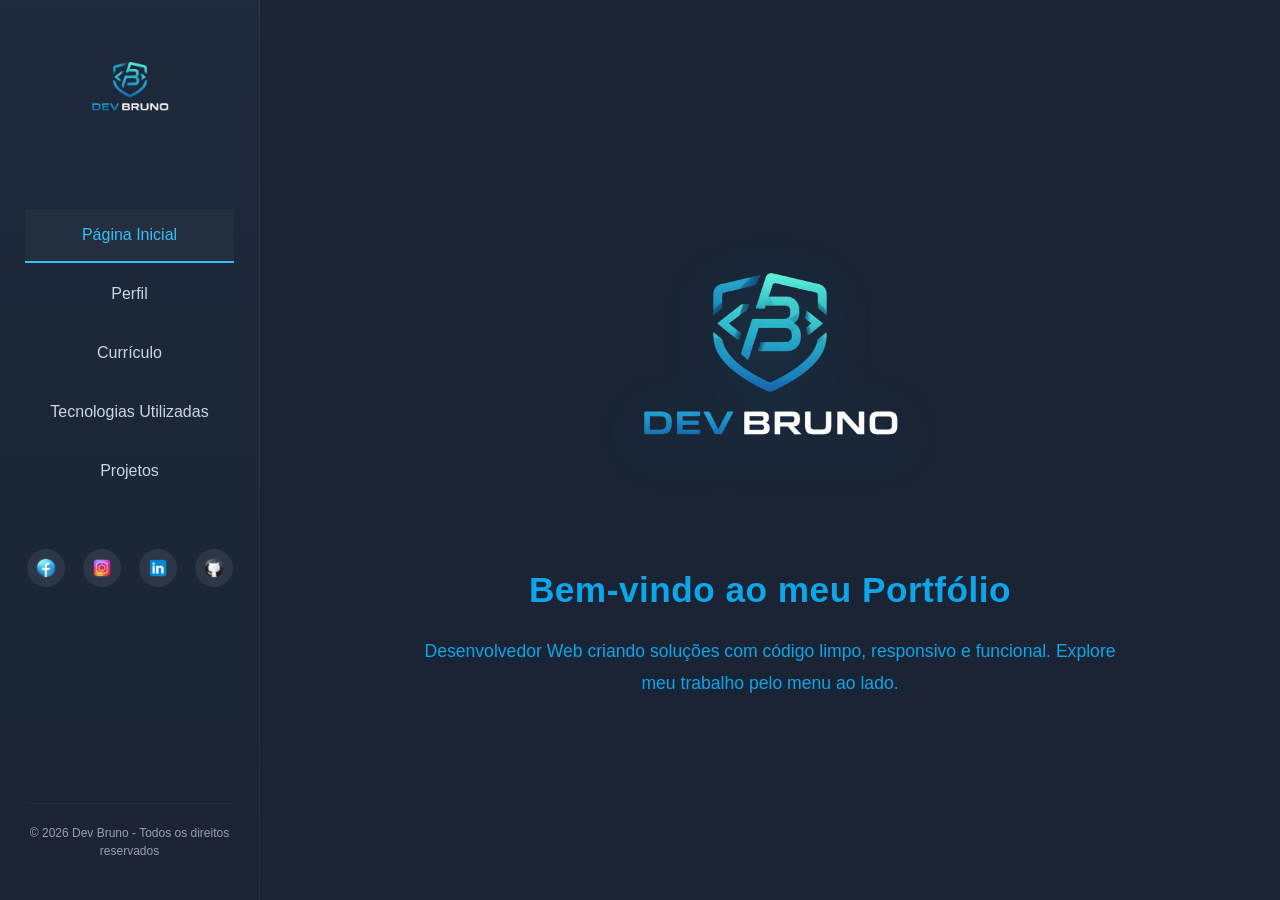
<file: index.html>
<!doctype html>
<html lang="pt-BR">
<head>
    <meta charset="UTF-8" />
    <meta name="viewport" content="width=device-width, initial-scale=1.0" />
    <title>Dev-Bruno | Portfólio</title>
    <link rel="icon" type="image/png" href="assest/img/logo-Dev-Bruno3.png"/>
    <link rel="stylesheet" href="css/index.css" />
</head>
<body>
    <!-- Menu Fixo Lateral -->
    <aside class="menu-lateral">
        <div class="conteudo-menu">
            <div class="logo-area">
                <img src="assest/img/logo-Dev-Bruno-2.png" alt="Logo Dev-Bruno" class="logo-menu" />
<!--<h1 class="nome-dev">DEV BRUNO</h1>-->
            </div>

            <nav class="navegacao">
                <a href="index.html" class="botao-menu ativo">Página Inicial</a>
                <a href="sobre.html" class="botao-menu">Perfil</a>
                <a href="curriculo.html" class="botao-menu">Currículo</a>
                <a href="tecnologiasutilizadas.html" class="botao-menu">Tecnologias Utilizadas</a>
                <a href="projetos.html" class="botao-menu">Projetos</a>
            </nav>

            <div class="redes-sociais">
                <a href="https://www.facebook.com/bruno.vasconcelos.50951" target="_blank">
                    <img src="assest/img/icons8-facebook-logo-94.png" alt="Facebook" class="social-icon" />
                </a>
                <a href="https://www.instagram.com/bruno.m.vasconcelos/" target="_blank">
                    <img src="assest/img/icons8-instagram-logo-94.png" alt="Instagram" class="social-icon" />
                </a>
                <a href="https://www.linkedin.com/in/bruno-vasconcelos-5588b418a/" target="_blank">
                    <img src="assest/img/icons8-linkedin-48.png" alt="LinkedIn" class="social-icon" />
                </a>
                <a href="https://github.com/bmvbruno" target="_blank">
                    <img src="assest/img/icons8-github-94.png" alt="GitHub" class="social-icon" />
                </a>
            </div>
        </div>

        <footer class="footer-note">
            © 2026 Dev Bruno - Todos os direitos reservados
        </footer>
    </aside>

    <!-- Conteúdo Principal -->
    <main class="conteudo-principal">
        <section class="secao-inicio">
            <div class="fundo">
                <img src="assest/img/logo-Dev-Bruno-2.png" class="imagem" alt="Logo Dev-Bruno" />
            </div>
            <div class="texto-apresentacao">
                <h2>Bem-vindo ao meu Portfólio</h2>
                <p>Desenvolvedor Web criando soluções com código limpo, responsivo e funcional. Explore meu trabalho pelo menu ao lado.</p>
            </div>
        </section>
    </main>
</body>
</html>
</file>
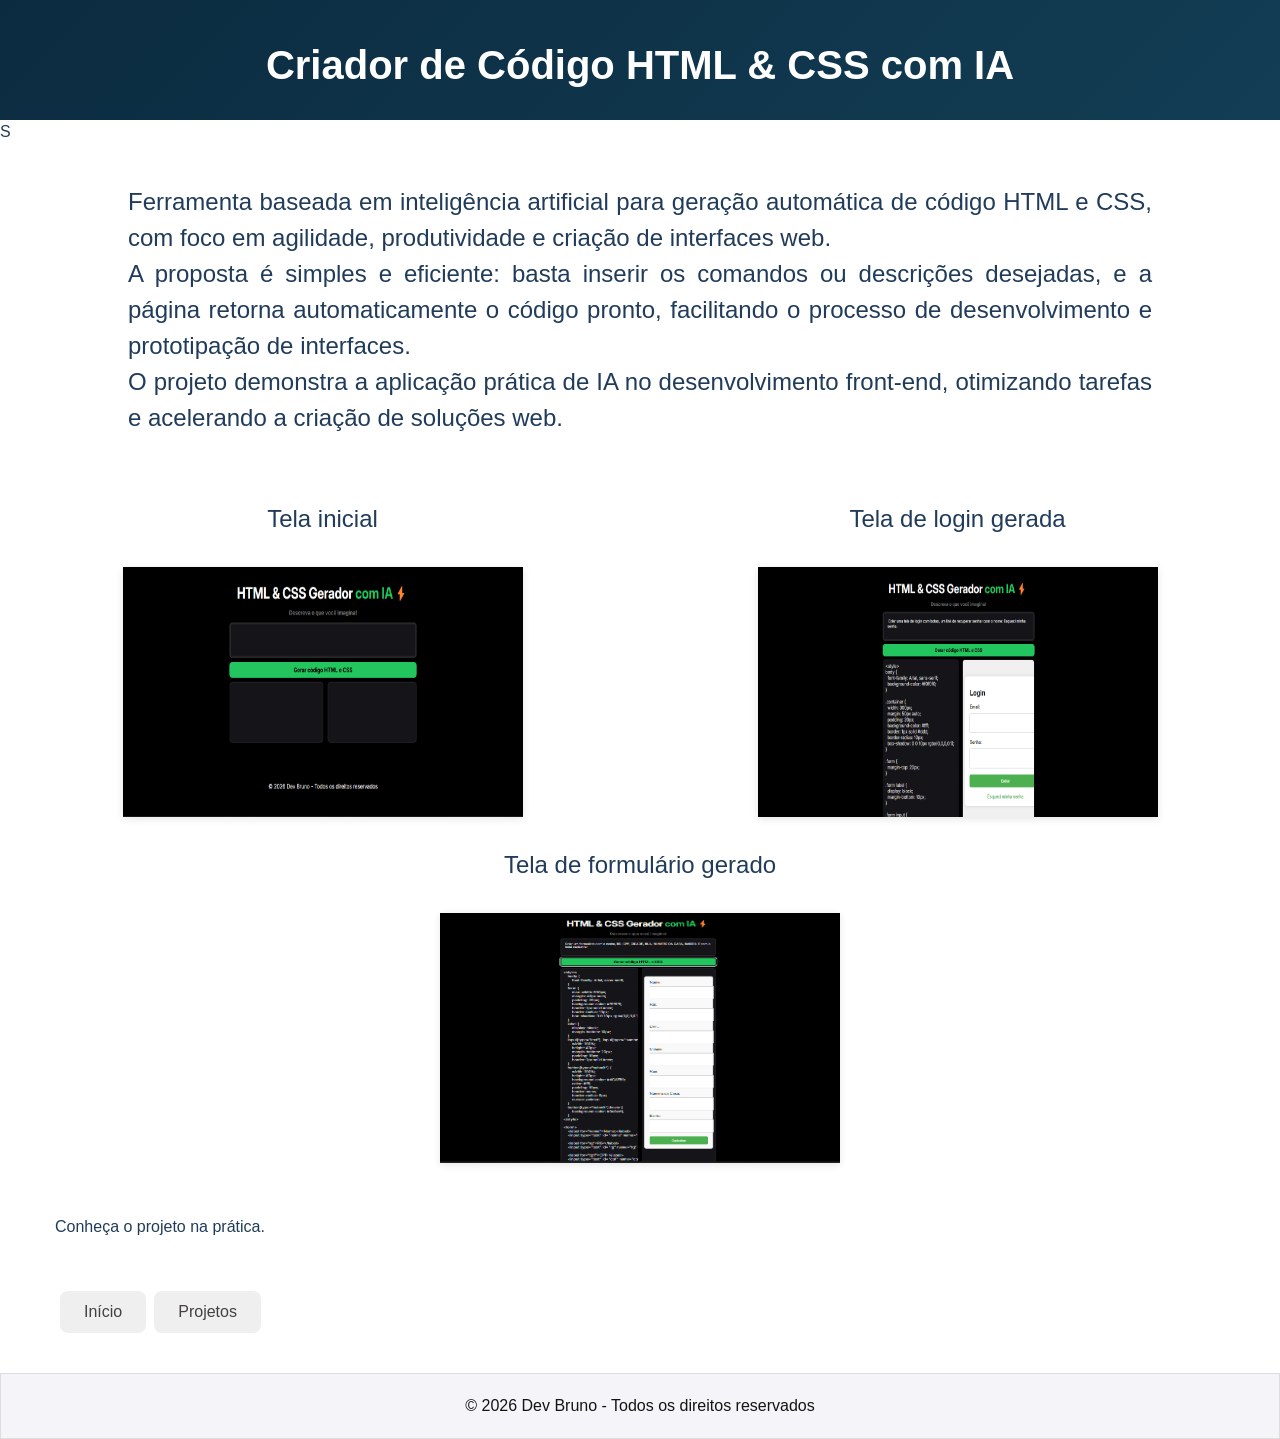
<file: criadordecodigohtmlcss.html>
<!DOCTYPE html>
<html lang="pt-br">

<head>
    <meta charset="UTF-8">
    <meta name="viewport" content="width=device-width, initial-scale=1.0">
    <link rel="stylesheet" href="css/criadordecodigohtmlcss.css">
    <link rel="icon" type="image/png" href="assest/img/logo-Dev-Bruno-2.png" />
    <title>Criador de Código HTML & CSS com IA</title>
</head>

<body>


    <div class="resume">

        <div class="header">

            <div class="header-name">
                <h1>Criador de Código HTML & CSS com IA</h1>

            </div>

        </div>S


        <div class="texto">


            <div class="setion">
                <p>Ferramenta baseada em inteligência artificial para geração automática de
                    código HTML e CSS, com foco em agilidade, produtividade e criação de interfaces web.</p>
                <p>
                    A proposta é simples e eficiente: basta inserir os comandos ou descrições desejadas,
                    e a página retorna automaticamente o código pronto, facilitando o processo de desenvolvimento
                    e prototipação de interfaces.
                </p>
                <p>
                    O projeto demonstra a aplicação prática de IA no desenvolvimento front-end, otimizando
                    tarefas e acelerando a criação de soluções web.
                </p>
            </div>

        </div>


        <div class="container">

            <div class="coluna"><!-- Coluna 1 -->

                <div class="tecnologia">
                    <p class="comentario">Tela inicial</p>
                </div>

                <div class="tecnologia">

                    <img src="assest/img/tela_inicial.png" class="imagem">
                    </a>
                </div>



            </div>



            <div class="coluna"><!-- Coluna 2 -->
                <div class="tecnologia">
                    <p class="comentario">Tela de login gerada</p>
                </div>
                <div class="tecnologia">
                    <img src="assest/img/tela_login.png" class="imagem">
                </div>


            </div>


            <div class="coluna"> <!-- Coluna 3 -->
                <div class="tecnologia">
                    <p class="comentario">Tela de formulário gerado</p>
                </div>


                <div class="tecnologia">
                    <img src="assest/img/tela_formulario.png" class="imagem">

                </div>



            </div>


        </div>
        <button class="botao-link"
            onclick="window.open('https://devbruno-geradordehtmlcss-com-ia.netlify.app/', '_blank')">
            Conheça o projeto na prática.
        </button>

        <div class="button-1">

            <button class="botao" onclick="window.location.href='index.html'">Início</button>
            <button class="botao" onclick="window.location.href='projetos.html'">Projetos</button>

        </div>


        <div class="footer-note">


            © 2026 Dev Bruno - Todos os direitos reservados

        </div>


</body>


</html>
</file>
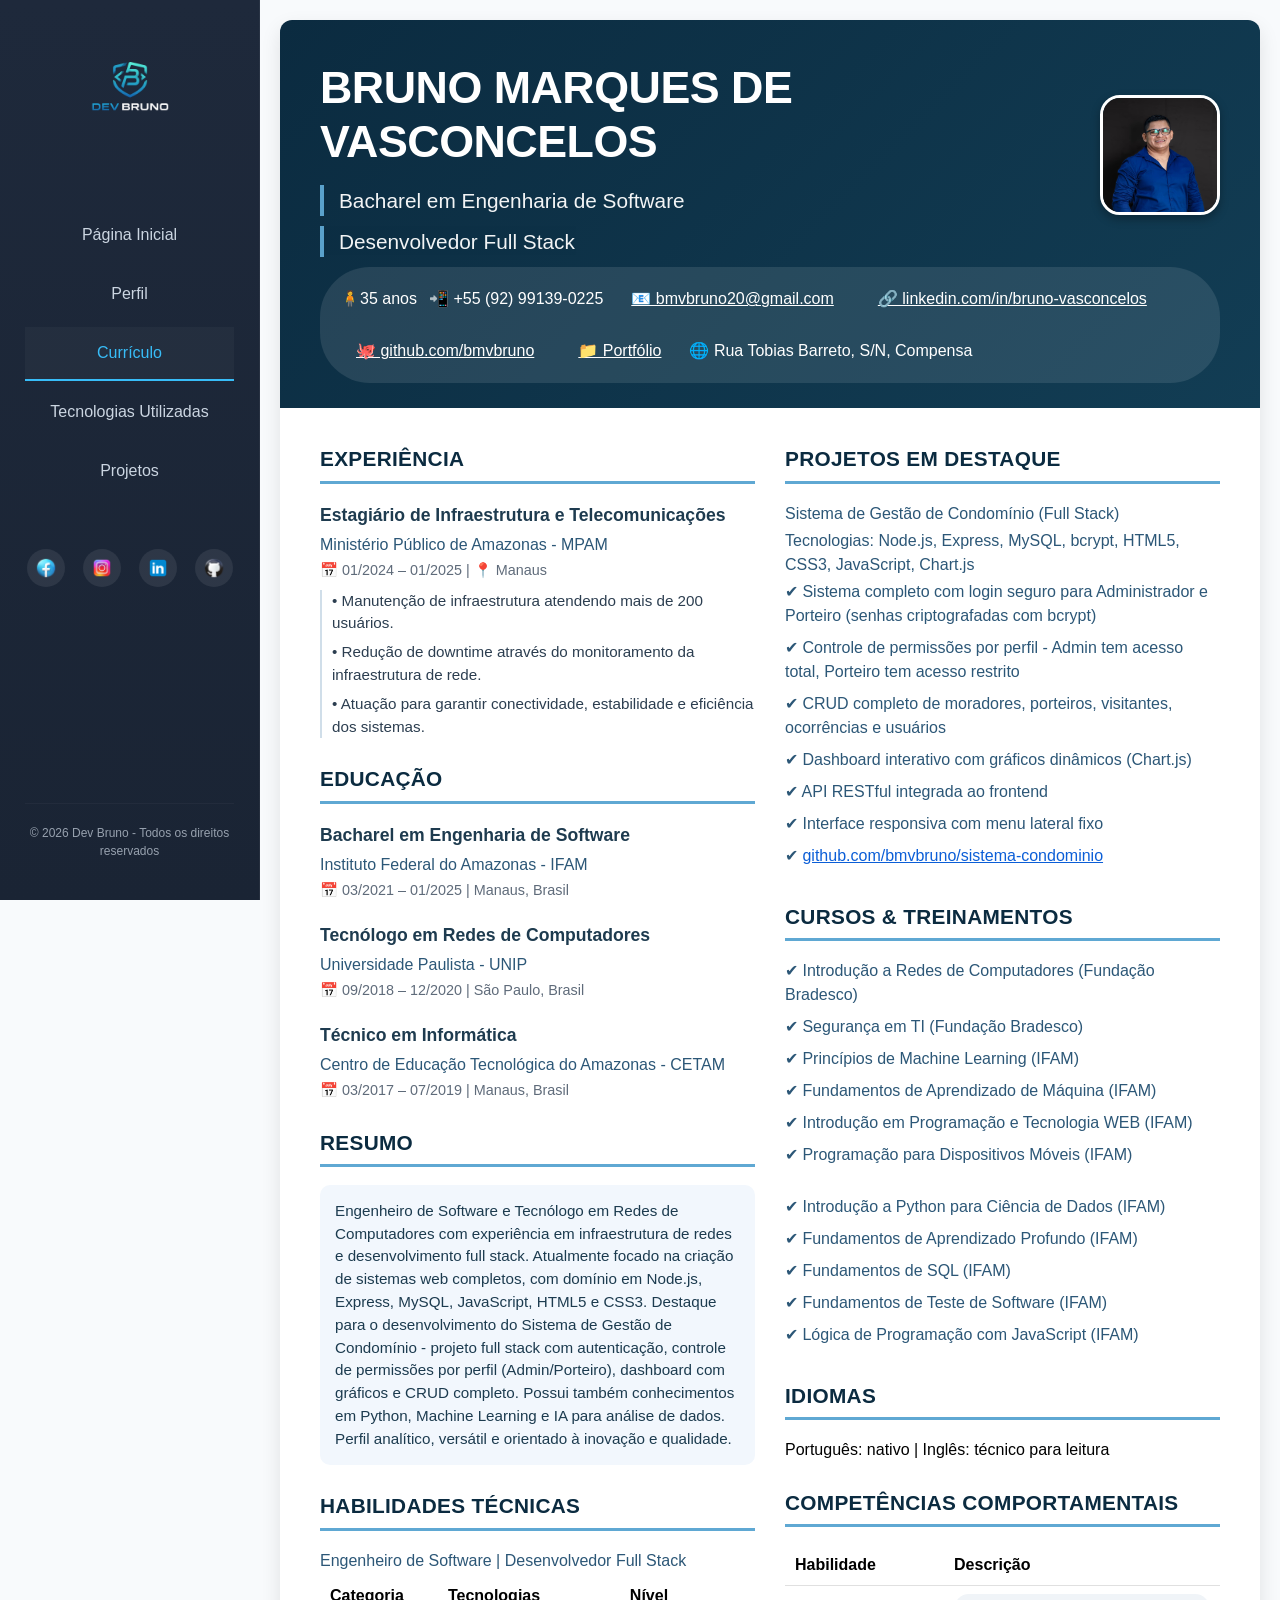
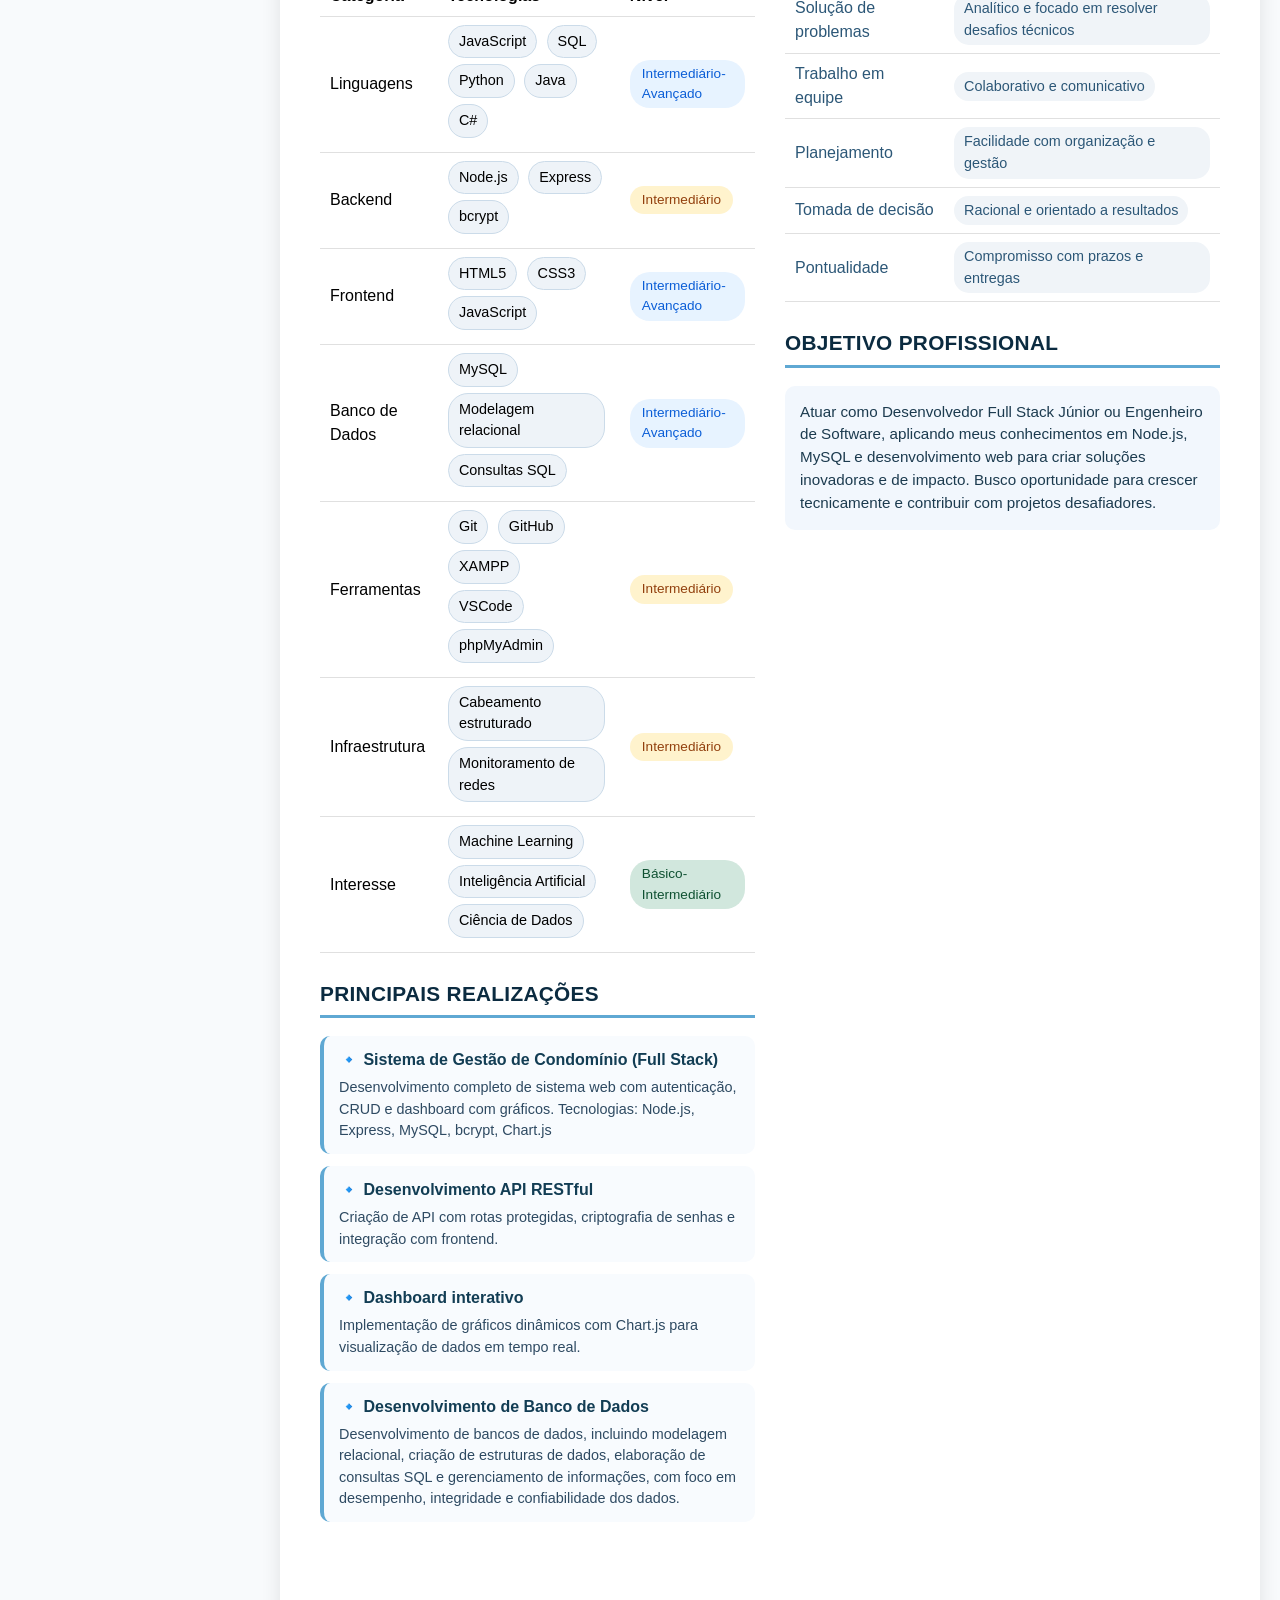
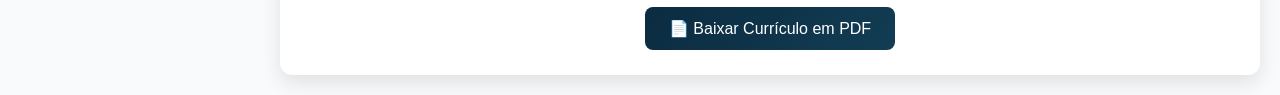
<file: curriculo.html>
<!DOCTYPE html>
<html lang="pt-BR">
<head>
    <meta charset="UTF-8">
    <meta name="viewport" content="width=device-width, initial-scale=1.0">
    <title>Currículo | Dev-Bruno</title>
    <link rel="stylesheet" href="css/curriculo.css">
    <link rel="icon" type="image/png" href="assest/img/logo-Dev-Bruno3.png" />
</head>
<body>
    <!-- Menu Fixo Lateral -->
    <aside class="menu-lateral">
        <div class="conteudo-menu">
            <div class="logo-area">
                <img src="assest/img/logo-Dev-Bruno-2.png" alt="Logo Dev-Bruno" class="logo-menu" />
<!--<h1 class="nome-dev">DEV BRUNO</h1>-->
            </div>

            <nav class="navegacao">
                <a href="index.html" class="botao-menu">Página Inicial</a>
                <a href="sobre.html" class="botao-menu">Perfil</a>
                <a href="curriculo.html" class="botao-menu ativo">Currículo</a>
                <a href="tecnologiasutilizadas.html" class="botao-menu">Tecnologias Utilizadas</a>
                <a href="projetos.html" class="botao-menu">Projetos</a>
            </nav>

            <div class="redes-sociais">
                <a href="https://www.facebook.com/bruno.vasconcelos.50951" target="_blank">
                    <img src="assest/img/icons8-facebook-logo-94.png" alt="Facebook" class="social-icon" />
                </a>
                <a href="https://www.instagram.com/bruno.m.vasconcelos/" target="_blank">
                    <img src="assest/img/icons8-instagram-logo-94.png" alt="Instagram" class="social-icon" />
                </a>
                <a href="https://www.linkedin.com/in/bruno-vasconcelos-5588b418a/" target="_blank">
                    <img src="assest/img/icons8-linkedin-48.png" alt="LinkedIn" class="social-icon" />
                </a>
                <a href="https://github.com/bmvbruno" target="_blank">
                    <img src="assest/img/icons8-github-94.png" alt="GitHub" class="social-icon" />
                </a>
            </div>
        </div>

        <footer class="footer-note">
            © 2026 Dev Bruno - Todos os direitos reservados
        </footer>
    </aside>

    <!-- Conteúdo Principal -->
    <main class="conteudo-principal">
        <div class="resume">
            <div class="header">
                <div class="header-name">
                    <h1>BRUNO MARQUES DE VASCONCELOS</h1>
                    <img src="assest/img/Bruno2.jpeg" alt="Foto de Bruno" class="profile-img">
                </div>
                <div class="subtitle">Bacharel em Engenharia de Software</div>
                <div class="subtitle">Desenvolvedor Full Stack</div>
                <div class="contact">
                    <span> 🧍35 anos</span>
                    <button class="whatsapp-btn" onclick="abrirWhatsApp()">
                        📲 +55 (92) 99139-0225
                    </button>
                    <script src="js/script.js"></script>
                    <a href="https://wa.me/5592991390225" target="_blank" class="botao1 whatsapp-pdf">
                        📲 +55 (92) 99139-0225 (WhatsApp)
                    </a>
                    <a href="https://mail.google.com/mail/?view=cm&fs=1&to=bmvbruno20@gmail.com" target="_blank" class="botao1">
                        📧 bmvbruno20@gmail.com
                    </a>
                    <a href="https://www.linkedin.com/in/bruno-vasconcelos-5588b418a/" target="_blank" class="botao1">
                        🔗 linkedin.com/in/bruno-vasconcelos
                    </a>
                    <a href="https://github.com/bmvbruno" target="_blank" class="botao1">
                        🐙 github.com/bmvbruno
                    </a>
                    <a href="https://bmvbruno.github.io/Projeto-Portif-lio/index.html" target="_blank" class="botao1">
                        📁 Portfólio
                    </a>
                    <span>🌐 Rua Tobias Barreto, S/N, Compensa</span>
                </div>
            </div>

            <div class="main-content">
                <!-- Coluna esquerda -->
                <div>
                    <!-- EXPERIÊNCIA -->
                    <div class="section">
                        <div class="section-title">EXPERIÊNCIA</div>
                        <div class="item">
                            <div class="item-header">
                                <span class="item-title">Estagiário de Infraestrutura e Telecomunicações</span>
                            </div>
                            <div class="item-sub">Ministério Público de Amazonas - MPAM</div>
                            <div class="item-date">📅 01/2024 – 01/2025 | 📍 Manaus</div>
                            <div class="item-desc">
                                <p>• Manutenção de infraestrutura atendendo mais de 200 usuários.</p>
                                <p>• Redução de downtime através do monitoramento da infraestrutura de rede.</p>
                                <p>• Atuação para garantir conectividade, estabilidade e eficiência dos sistemas.</p>
                            </div>
                        </div>
                    </div>

                    <!-- FORMAÇÃO ACADÊMICA -->
                    <div class="section">
                        <div class="section-title">EDUCAÇÃO</div>
                        <div class="item">
                            <div class="item-header">
                                <span class="item-title">Bacharel em Engenharia de Software</span>
                            </div>
                            <div class="item-sub">Instituto Federal do Amazonas - IFAM</div>
                            <div class="item-date">📅 03/2021 – 01/2025 | Manaus, Brasil</div>
                        </div>
                        <div class="item">
                            <div class="item-header">
                                <span class="item-title">Tecnólogo em Redes de Computadores</span>
                            </div>
                            <div class="item-sub">Universidade Paulista - UNIP</div>
                            <div class="item-date">📅 09/2018 – 12/2020 | São Paulo, Brasil</div>
                        </div>
                        <div class="item">
                            <div class="item-header">
                                <span class="item-title">Técnico em Informática</span>
                            </div>
                            <div class="item-sub">Centro de Educação Tecnológica do Amazonas - CETAM</div>
                            <div class="item-date">📅 03/2017 – 07/2019 | Manaus, Brasil</div>
                        </div>
                    </div>

                    <!-- RESUMO -->
                    <div class="section">
                        <div class="section-title">RESUMO</div>
                        <div style="background: #f2f7fd; padding: 15px; border-radius: 10px; font-size: 0.95rem; color: #1c3b4f;">
                            <p>Engenheiro de Software e Tecnólogo em Redes de Computadores com experiência em infraestrutura
                                de redes e
                                desenvolvimento full stack. Atualmente focado na criação de sistemas web completos, com
                                domínio em Node.js, Express, MySQL, JavaScript, HTML5 e CSS3.
                                Destaque para o desenvolvimento do Sistema de Gestão de Condomínio - projeto full stack com
                                autenticação, controle de permissões por perfil (Admin/Porteiro),
                                dashboard com gráficos e CRUD completo.
                                Possui também conhecimentos em Python, Machine Learning e IA para análise de dados. Perfil
                                analítico, versátil e orientado à inovação e qualidade.
                            </p>
                        </div>
                    </div>

                    <!-- HABILIDADES -->
                    <div class="section">
                        <div class="section-title">HABILIDADES TÉCNICAS</div>
                        <div class="tabela-container">
                            <div class="tabela-header">
                                <div class="item-sub">Engenheiro de Software | Desenvolvedor Full Stack</div>
                            </div>
                            <table>
                                <thead>
                                    <tr class="habili_dade">
                                        <th>Categoria</th>
                                        <th>Tecnologias</th>
                                        <th>Nível</th>
                                    </tr>
                                </thead>
                                <tbody>
                                    <tr>
                                        <td class="categoria">Linguagens</td>
                                        <td class="tecnologias">
                                            <span class="tecno-tag">JavaScript</span>
                                            <span class="tecno-tag">SQL</span>
                                            <span class="tecno-tag">Python</span>
                                            <span class="tecno-tag">Java</span>
                                            <span class="tecno-tag">C#</span>
                                        </td>
                                        <td class="nivel">
                                            <span class="nivel-badge nivel-intermediario-avancado">Intermediário-Avançado</span>
                                        </td>
                                    </tr>
                                    <tr>
                                        <td class="categoria">Backend</td>
                                        <td class="tecnologias">
                                            <span class="tecno-tag">Node.js</span>
                                            <span class="tecno-tag">Express</span>
                                            <span class="tecno-tag">bcrypt</span>
                                        </td>
                                        <td class="nivel">
                                            <span class="nivel-badge nivel-intermediario">Intermediário</span>
                                        </td>
                                    </tr>
                                    <tr>
                                        <td class="categoria">Frontend</td>
                                        <td class="tecnologias">
                                            <span class="tecno-tag">HTML5</span>
                                            <span class="tecno-tag">CSS3</span>
                                            <span class="tecno-tag">JavaScript</span>
                                        </td>
                                        <td class="nivel">
                                            <span class="nivel-badge nivel-intermediario-avancado">Intermediário-Avançado</span>
                                        </td>
                                    </tr>
                                    <tr>
                                        <td class="categoria">Banco de Dados</td>
                                        <td class="tecnologias">
                                            <span class="tecno-tag">MySQL</span>
                                            <span class="tecno-tag">Modelagem relacional</span>
                                            <span class="tecno-tag">Consultas SQL</span>
                                        </td>
                                        <td class="nivel">
                                            <span class="nivel-badge nivel-intermediario-avancado">Intermediário-Avançado</span>
                                        </td>
                                    </tr>
                                    <tr>
                                        <td class="categoria">Ferramentas</td>
                                        <td class="tecnologias">
                                            <span class="tecno-tag">Git</span>
                                            <span class="tecno-tag">GitHub</span>
                                            <span class="tecno-tag">XAMPP</span>
                                            <span class="tecno-tag">VSCode</span>
                                            <span class="tecno-tag">phpMyAdmin</span>
                                        </td>
                                        <td class="nivel">
                                            <span class="nivel-badge nivel-intermediario">Intermediário</span>
                                        </td>
                                    </tr>
                                    <tr>
                                        <td class="categoria">Infraestrutura</td>
                                        <td class="tecnologias">
                                            <span class="tecno-tag">Cabeamento estruturado</span>
                                            <span class="tecno-tag">Monitoramento de redes</span>
                                        </td>
                                        <td class="nivel">
                                            <span class="nivel-badge nivel-intermediario">Intermediário</span>
                                        </td>
                                    </tr>
                                    <tr>
                                        <td class="categoria">Interesse</td>
                                        <td class="tecnologias">
                                            <span class="tecno-tag">Machine Learning</span>
                                            <span class="tecno-tag">Inteligência Artificial</span>
                                            <span class="tecno-tag">Ciência de Dados</span>
                                        </td>
                                        <td class="nivel">
                                            <span class="nivel-badge nivel-basico-intermediario">Básico-Intermediário</span>
                                        </td>
                                    </tr>
                                </tbody>
                            </table>
                        </div>
                    </div>

                    <!-- REALIZAÇÕES -->
                    <div class="section">
                        <div class="section-title">PRINCIPAIS REALIZAÇÕES</div>
                        <div class="achievement-item">
                            <div class="achievement-title">🔹 Sistema de Gestão de Condomínio (Full Stack)</div>
                            <div class="achievement-desc">Desenvolvimento completo de sistema web com autenticação, CRUD e
                                dashboard com gráficos.
                                Tecnologias: Node.js, Express, MySQL, bcrypt, Chart.js
                            </div>
                        </div>
                        <div class="achievement-item">
                            <div class="achievement-title">🔹 Desenvolvimento API RESTful</div>
                            <div class="achievement-desc">Criação de API com rotas protegidas,
                                criptografia de senhas e integração com frontend.</div>
                        </div>
                        <div class="achievement-item">
                            <div class="achievement-title">🔹 Dashboard interativo</div>
                            <div class="achievement-desc">Implementação de gráficos dinâmicos
                                com Chart.js para visualização de dados em tempo real.</div>
                        </div>
                        <div class="achievement-item">
                            <div class="achievement-title">🔹 Desenvolvimento de Banco de Dados</div>
                            <div class="achievement-desc">Desenvolvimento de bancos de dados, incluindo modelagem relacional,
                                criação de estruturas de dados, elaboração de consultas SQL e gerenciamento de informações,
                                com foco em desempenho, integridade e confiabilidade dos dados.
                            </div>
                        </div>
                    </div>
                </div>

                <!-- Coluna direita -->
                <div>
                    <!-- PROJETOS EM DESTAQUE -->
                    <div class="section">
                        <div class="section-title">PROJETOS EM DESTAQUE</div>
                        <div class="two-col">
                            <div>
                                <div class="item-sub">Sistema de Gestão de Condomínio (Full Stack)</div>
                                <div class="item-sub">Tecnologias: Node.js, Express, MySQL, bcrypt, HTML5, CSS3, JavaScript, Chart.js</div>
                                <div class="lista">
                                    <ul style="list-style-type: none; padding-left: 0;">
                                        <li>✔ Sistema completo com login seguro para Administrador e Porteiro (senhas criptografadas com bcrypt)</li>
                                        <li>✔ Controle de permissões por perfil - Admin tem acesso total, Porteiro tem acesso restrito</li>
                                        <li>✔ CRUD completo de moradores, porteiros, visitantes, ocorrências e usuários</li>
                                        <li>✔ Dashboard interativo com gráficos dinâmicos (Chart.js)</li>
                                        <li>✔ API RESTful integrada ao frontend</li>
                                        <li>✔ Interface responsiva com menu lateral fixo</li>
                                        <li>✔ <button class="botao-link" onclick="window.open('https://github.com/bmvbruno/sistema-condominio', '_blank')">
                                            github.com/bmvbruno/sistema-condominio
                                        </button></li>
                                    </ul>
                                </div>
                            </div>
                        </div>
                    </div>

                    <!-- CURSOS -->
                    <div class="section">
                        <div class="section-title">CURSOS & TREINAMENTOS</div>
                        <div class="two-col">
                            <div class="lista">
                                <ul style="list-style-type: none; padding-left: 0;">
                                    <li>✔ Introdução a Redes de Computadores (Fundação Bradesco)</li>
                                    <li>✔ Segurança em TI (Fundação Bradesco)</li>
                                    <li>✔ Princípios de Machine Learning (IFAM)</li>
                                    <li>✔ Fundamentos de Aprendizado de Máquina (IFAM)</li>
                                    <li>✔ Introdução em Programação e Tecnologia WEB (IFAM)</li>
                                    <li>✔ Programação para Dispositivos Móveis (IFAM)</li>
                                </ul>
                            </div>
                            <div class="lista">
                                <ul style="list-style-type: none; padding-left: 0;">
                                    <li>✔ Introdução a Python para Ciência de Dados (IFAM)</li>
                                    <li>✔ Fundamentos de Aprendizado Profundo (IFAM)</li>
                                    <li>✔ Fundamentos de SQL (IFAM)</li>
                                    <li>✔ Fundamentos de Teste de Software (IFAM)</li>
                                    <li>✔ Lógica de Programação com JavaScript (IFAM)</li>
                                </ul>
                            </div>
                        </div>
                    </div>

                    <!-- IDIOMAS -->
                    <div class="section">
                        <div class="section-title">IDIOMAS</div>
                        <div>Português: nativo | Inglês: técnico para leitura</div>
                    </div>

                    <!-- COMPETÊNCIAS COMPORTAMENTAIS -->
                    <div class="section">
                        <div class="section-title">COMPETÊNCIAS COMPORTAMENTAIS</div>
                        <div class="tabela-container">
                            <table>
                                <thead>
                                    <tr class="habili_dade">
                                        <th>Habilidade</th>
                                        <th>Descrição</th>
                                    </tr>
                                </thead>
                                <tbody>
                                    <tr>
                                        <td class="habilidade">Solução de problemas</td>
                                        <td class="descricao">
                                            <span class="habi-tag">Analítico e focado em resolver desafios técnicos</span>
                                        </td>
                                    </tr>
                                    <tr>
                                        <td class="habilidade">Trabalho em equipe</td>
                                        <td class="descricao">
                                            <span class="habi-tag">Colaborativo e comunicativo</span>
                                        </td>
                                    </tr>
                                    <tr>
                                        <td class="habilidade">Planejamento</td>
                                        <td class="descricao">
                                            <span class="habi-tag">Facilidade com organização e gestão</span>
                                        </td>
                                    </tr>
                                    <tr>
                                        <td class="habilidade">Tomada de decisão</td>
                                        <td class="descricao">
                                            <span class="habi-tag">Racional e orientado a resultados</span>
                                        </td>
                                    </tr>
                                    <tr>
                                        <td class="habilidade">Pontualidade</td>
                                        <td class="descricao">
                                            <span class="habi-tag">Compromisso com prazos e entregas</span>
                                        </td>
                                    </tr>
                                </tbody>
                            </table>
                        </div>
                    </div>

                    <!-- OBJETIVO PROFISSIONAL -->
                    <div class="section">
                        <div class="section-title">OBJETIVO PROFISSIONAL</div>
                        <div style="background: #f2f7fd; padding: 15px; border-radius: 10px; font-size: 0.95rem; color: #1c3b4f;">
                            <p>Atuar como Desenvolvedor Full Stack Júnior ou Engenheiro de Software, aplicando meus conhecimentos em Node.js,
                                MySQL e desenvolvimento web para criar soluções inovadoras e de impacto. Busco oportunidade para crescer tecnicamente
                                e contribuir com projetos desafiadores.
                            </p>
                        </div>
                    </div>
                </div>
            </div>

            <!-- Botão de PDF apenas -->
            <div class="button">
                <button class="botao" onclick="gerarPDF()">
                    📄 Baixar Currículo em PDF
                </button>
            </div>
        </div>
    </main>
</body>
</html>
</file>
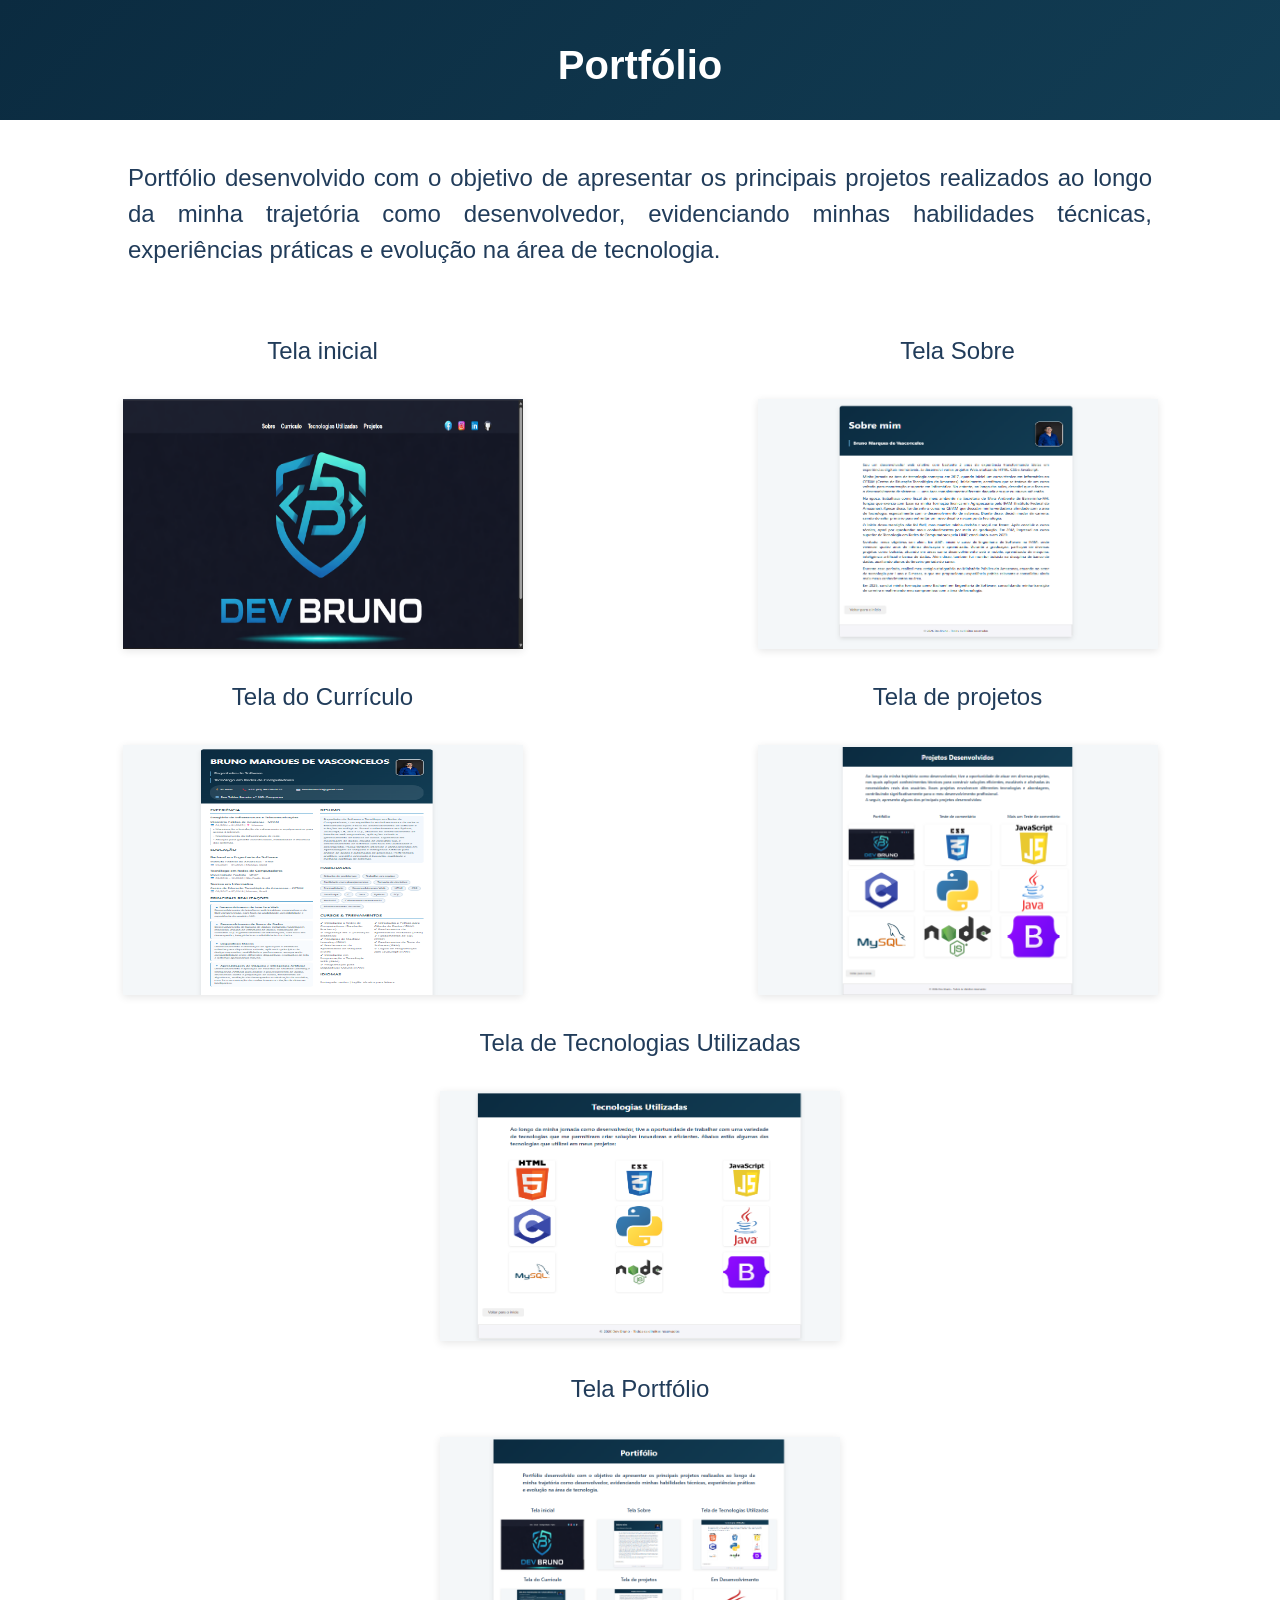
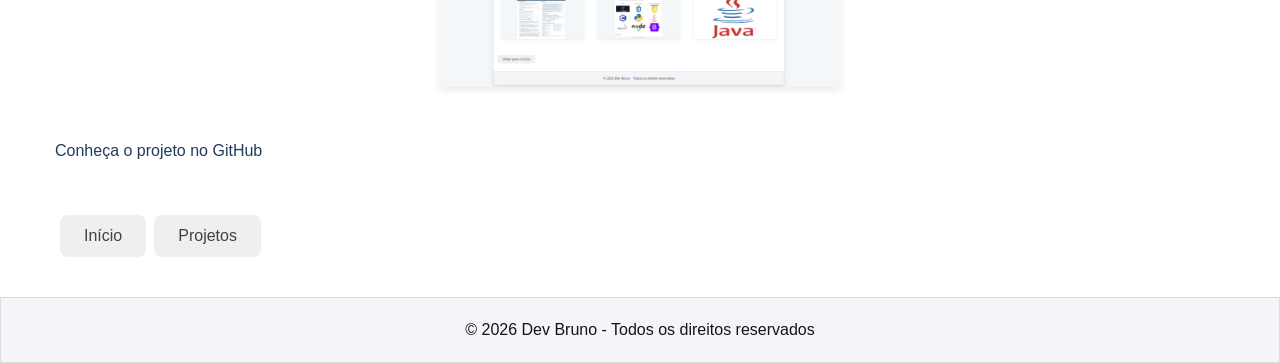
<file: portfolio.html>
<!DOCTYPE html>
<html lang="pt-br">

<head>
    <meta charset="UTF-8">
    <meta name="viewport" content="width=device-width, initial-scale=1.0">
    <link rel="stylesheet" href="css/portfolio.css">
    <link rel="icon" type="image/png" href="assest/img/logo-Dev-Bruno-2.png" />
    <title>Portfólio</title>
</head>

<body>


    <div class="resume">

        <div class="header">

            <div class="header-name">
                <h1>Portfólio</h1>

            </div>

        </div>


        <div class="texto">


            <div class="setion">
                <p>
                <p>Portfólio desenvolvido com o objetivo de apresentar os principais projetos
                    realizados ao longo da minha trajetória como desenvolvedor, evidenciando minhas
                    habilidades técnicas, experiências práticas e evolução na área de tecnologia.</p>
            </div>

        </div>


        <div class="container">

            <div class="coluna"><!-- Coluna 1 -->

                <div class="tecnologia">
                    <p class="comentario">Tela inicial</p>
                </div>

                <div class="tecnologia">

                    <img src="assest/img/telaPortifólio.png" class="imagem">
                    </a>
                </div>

                <div class="tecnologia">
                    <p class="comentario">Tela do Currículo</p>
                </div>


                <div class="tecnologia">


                    <img src="assest/img/telacurriculo.png" class="imagem">

                </div>

            </div>



            <div class="coluna"><!-- Coluna 2 -->
                <div class="tecnologia">
                    <p class="comentario">Tela Sobre</p>
                </div>
                <div class="tecnologia">
                    <img src="assest/img/telaSobre.png" class="imagem">
                </div>

                <div class="tecnologia">
                    <p class="comentario">Tela de projetos</p>
                </div>
                <div class="tecnologia">
                    <img src="assest/img/telaProjetos.png" class="imagem">
                </div>

            </div>


            <div class="coluna"> <!-- Coluna 3 -->
                <div class="tecnologia">
                    <p class="comentario">Tela de Tecnologias Utilizadas</p>
                </div>


                <div class="tecnologia">
                    <img src="assest/img/TelaTecinologiasUtilizadas.png" class="imagem">

                </div>

                <div class="tecnologia">
                    <p class="comentario">Tela Portfólio</p>
                </div>

                <div class="tecnologia">
                    <img src="assest/img/Telaportifólio2.png" class="imagem">

                </div>

            </div>


        </div>

    <button class="botao-link" onclick="window.open('https://github.com/bmvbruno/Projeto-Portif-lio', '_blank')">
    Conheça o projeto no GitHub
</button>



        <div class="button">

            <button class="botao" onclick="window.location.href='index.html'">Início</button>
            <button class="botao" onclick="window.location.href='projetos.html'">Projetos</button>

        </div>


        <div class="footer-note">


            © 2026 Dev Bruno - Todos os direitos reservados

        </div>


</body>


</html>
</file>
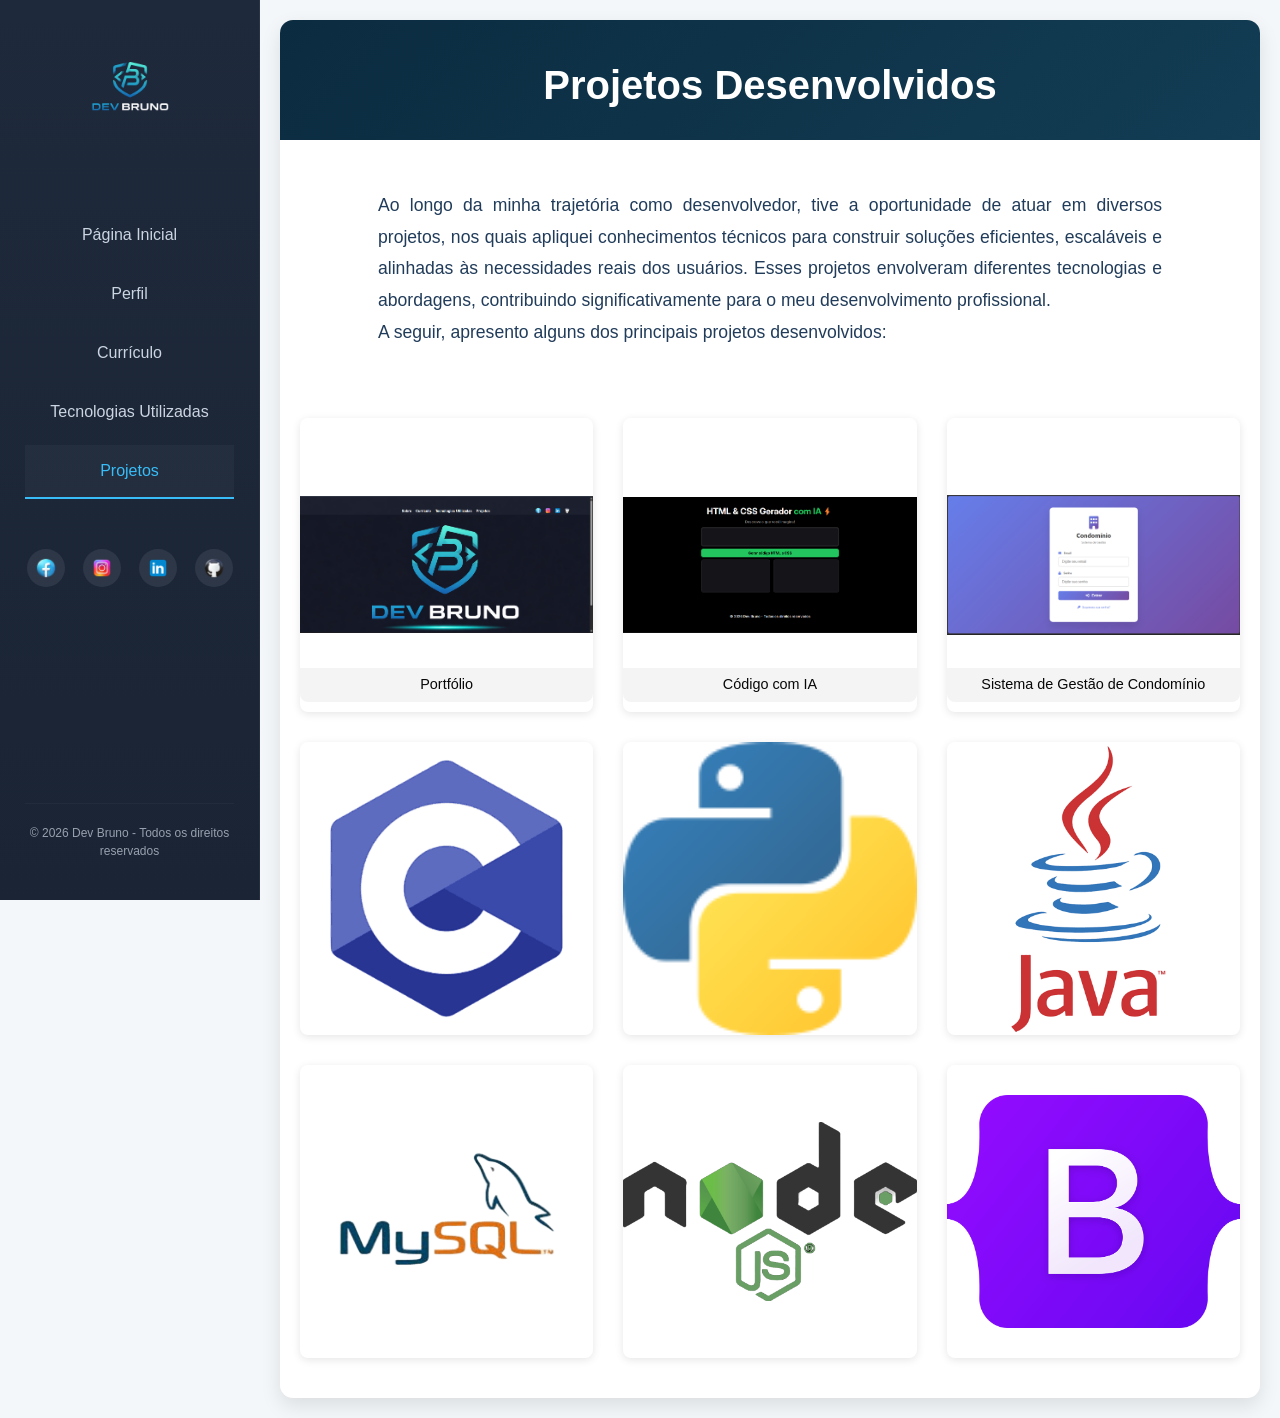
<file: projetos.html>
<!DOCTYPE html>
<html lang="pt-br">
<head>
    <meta charset="UTF-8">
    <meta name="viewport" content="width=device-width, initial-scale=1.0">
    <link rel="stylesheet" href="css/projetos.css">
    <link rel="icon" type="image/png" href="assest/img/logo-Dev-Bruno3.png" />
    <title>Projetos Desenvolvidos | Dev-Bruno</title>
</head>
<body>
    <!-- Menu Fixo Lateral -->
    <aside class="menu-lateral">
        <div class="conteudo-menu">
            <div class="logo-area">
                <img src="assest/img/logo-Dev-Bruno-2.png" alt="Logo Dev-Bruno" class="logo-menu" />
              <!-- <h1 class="nome-dev">DEV BRUNO</h1> -->
            </div>

            <nav class="navegacao">
                <a href="index.html" class="botao-menu">Página Inicial</a>
                <a href="sobre.html" class="botao-menu">Perfil</a>
                <a href="curriculo.html" class="botao-menu">Currículo</a>
                <a href="tecnologiasutilizadas.html" class="botao-menu">Tecnologias Utilizadas</a>
                <a href="projetos.html" class="botao-menu ativo">Projetos</a>
            </nav>

            <div class="redes-sociais">
                <a href="https://www.facebook.com/bruno.vasconcelos.50951" target="_blank">
                    <img src="assest/img/icons8-facebook-logo-94.png" alt="Facebook" class="social-icon" />
                </a>
                <a href="https://www.instagram.com/bruno.m.vasconcelos/" target="_blank">
                    <img src="assest/img/icons8-instagram-logo-94.png" alt="Instagram" class="social-icon" />
                </a>
                <a href="https://www.linkedin.com/in/bruno-vasconcelos-5588b418a/" target="_blank">
                    <img src="assest/img/icons8-linkedin-48.png" alt="LinkedIn" class="social-icon" />
                </a>
                <a href="https://github.com/bmvbruno" target="_blank">
                    <img src="assest/img/icons8-github-94.png" alt="GitHub" class="social-icon" />
                </a>
            </div>
        </div>

        <footer class="footer-note">
            © 2026 Dev Bruno - Todos os direitos reservados
        </footer>
    </aside>

    <!-- Conteúdo Principal -->
    <main class="conteudo-principal">
        <div class="resume">
            <div class="header">
                <div class="header-name">
                    <h1>Projetos Desenvolvidos</h1>
                </div>
            </div>

            <div class="texto">
                <div class="setion">
                    <p>Ao longo da minha trajetória como desenvolvedor, tive a oportunidade de atuar em diversos projetos,
                    nos quais apliquei conhecimentos técnicos para construir soluções eficientes, escaláveis e alinhadas
                    às necessidades reais dos usuários. Esses projetos envolveram diferentes tecnologias e abordagens,
                    contribuindo significativamente para o meu desenvolvimento profissional.</p>
                    <p>A seguir, apresento alguns dos principais projetos desenvolvidos:</p>
                </div>
            </div>

            <div class="container">
                <div class="coluna">
                    <div class="tecnologia">
                        <a href="portfolio.html" class="botao-imagem">
                            <img src="assest/img/telaPortifólio.png" alt="Tela Portfólio" class="imagem">
                            <span class="comentario-imagem">Portfólio</span>
                        </a>
                    </div>
                    <div class="tecnologia">
                        <img src="assest/img/c.png" class="imagem" alt="C#">
                    </div>
                    <div class="tecnologia">
                        <img src="assest/img/SQL.png" class="imagem" alt="SQL">
                    </div>
                </div>

                <div class="coluna">
                    <div class="tecnologia">
                        <a href="criadordecodigohtmlcss.html" class="botao-imagem">
                            <img src="assest/img/tela_inicial.png" alt="Tela Inicial" class="imagem">
                            <span class="comentario-imagem">Código com IA</span>
                        </a>
                    </div>
                    <div class="tecnologia">
                        <img src="assest/img/Python-logo-notext.svg.png" class="imagem" alt="Python">
                    </div>
                    <div class="tecnologia">
                        <img src="assest/img/Node.js_logo.svg (1).png" class="imagem" alt="Node.js">
                    </div>
                </div>

                <div class="coluna">
                    <div class="tecnologia">
                        <a href="sistemacondominio.html" class="botao-imagem">
                            <img src="assest/img/telalogin.png" alt="Tela Login" class="imagem">
                            <span class="comentario-imagem">Sistema de Gestão de Condomínio</span>
                        </a>
                    </div>
                    <div class="tecnologia">
                        <img src="assest/img/JAVA.png" class="imagem" alt="Java">
                    </div>
                    <div class="tecnologia">
                        <img src="assest/img/Bootstrap_logo.svg.png" class="imagem" alt="Bootstrap">
                    </div>
                </div>
            </div>
        </div>
    </main>
</body>
</html>
</file>
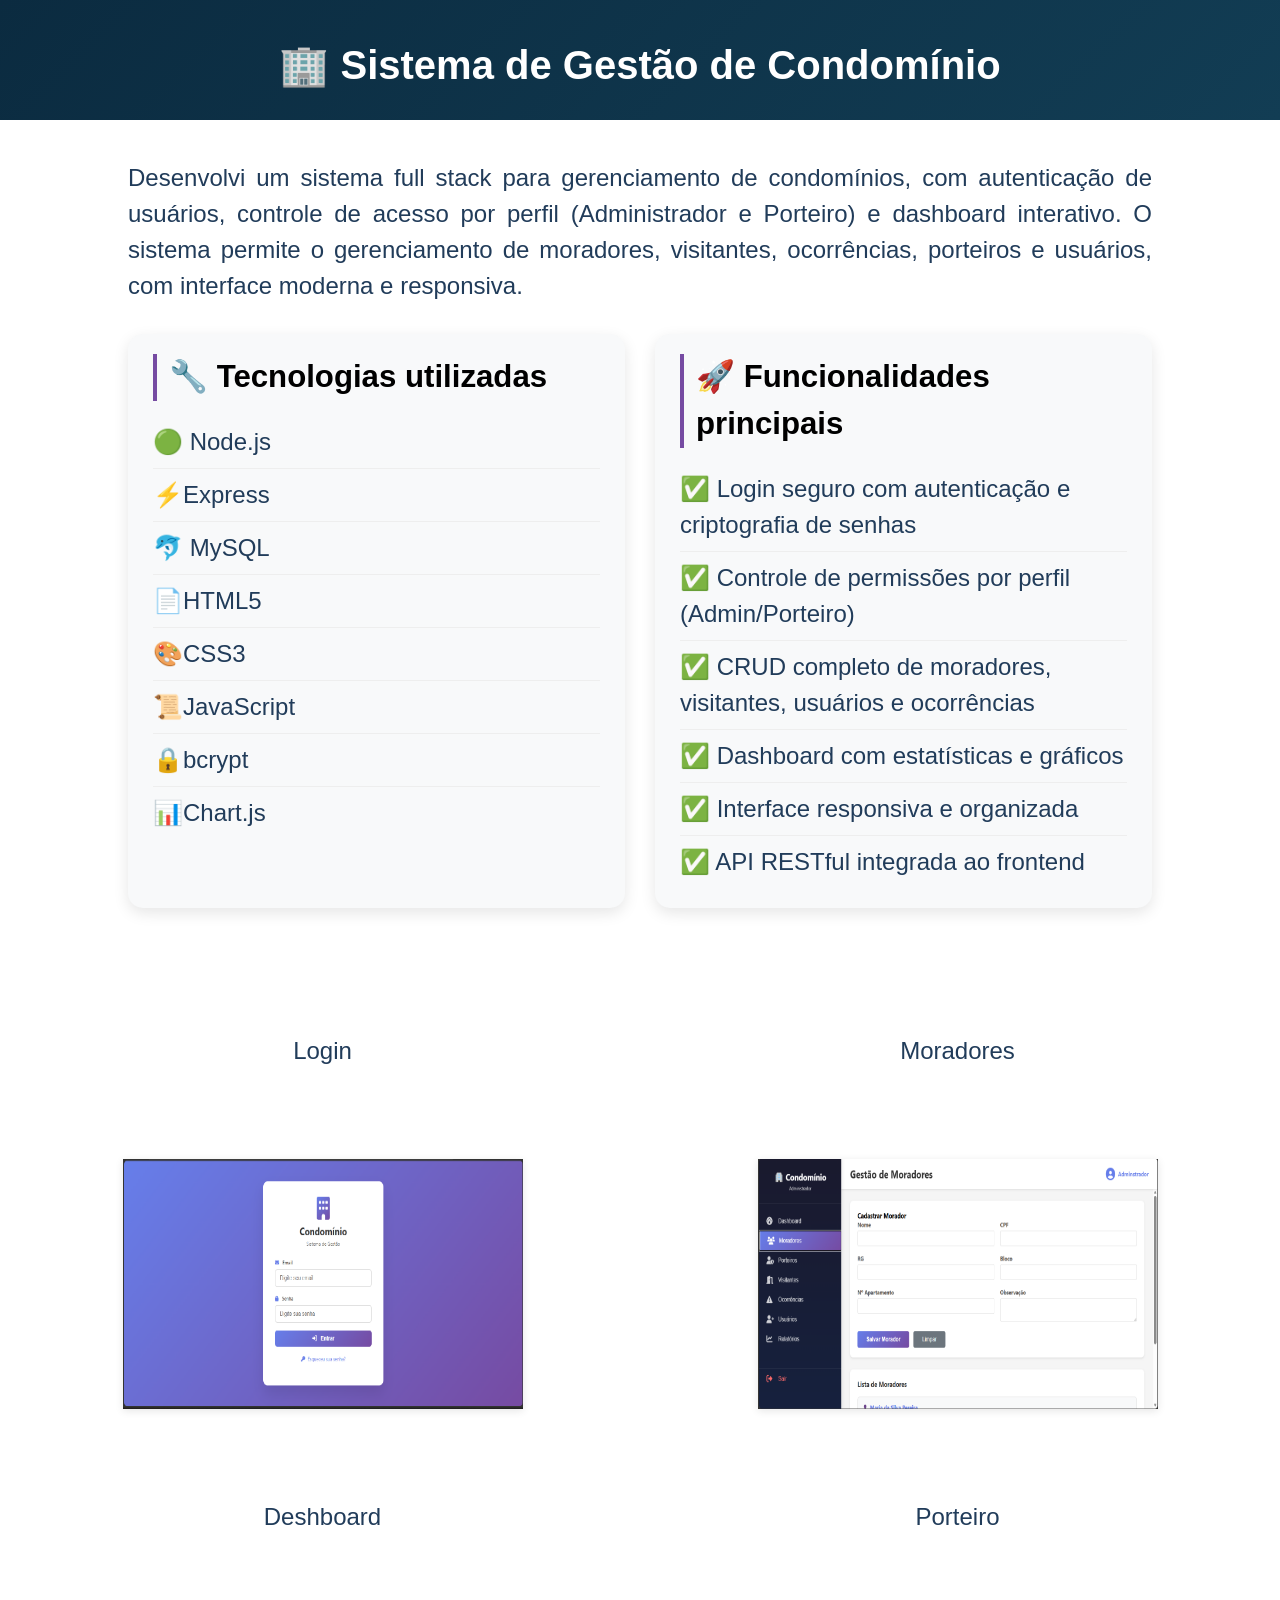
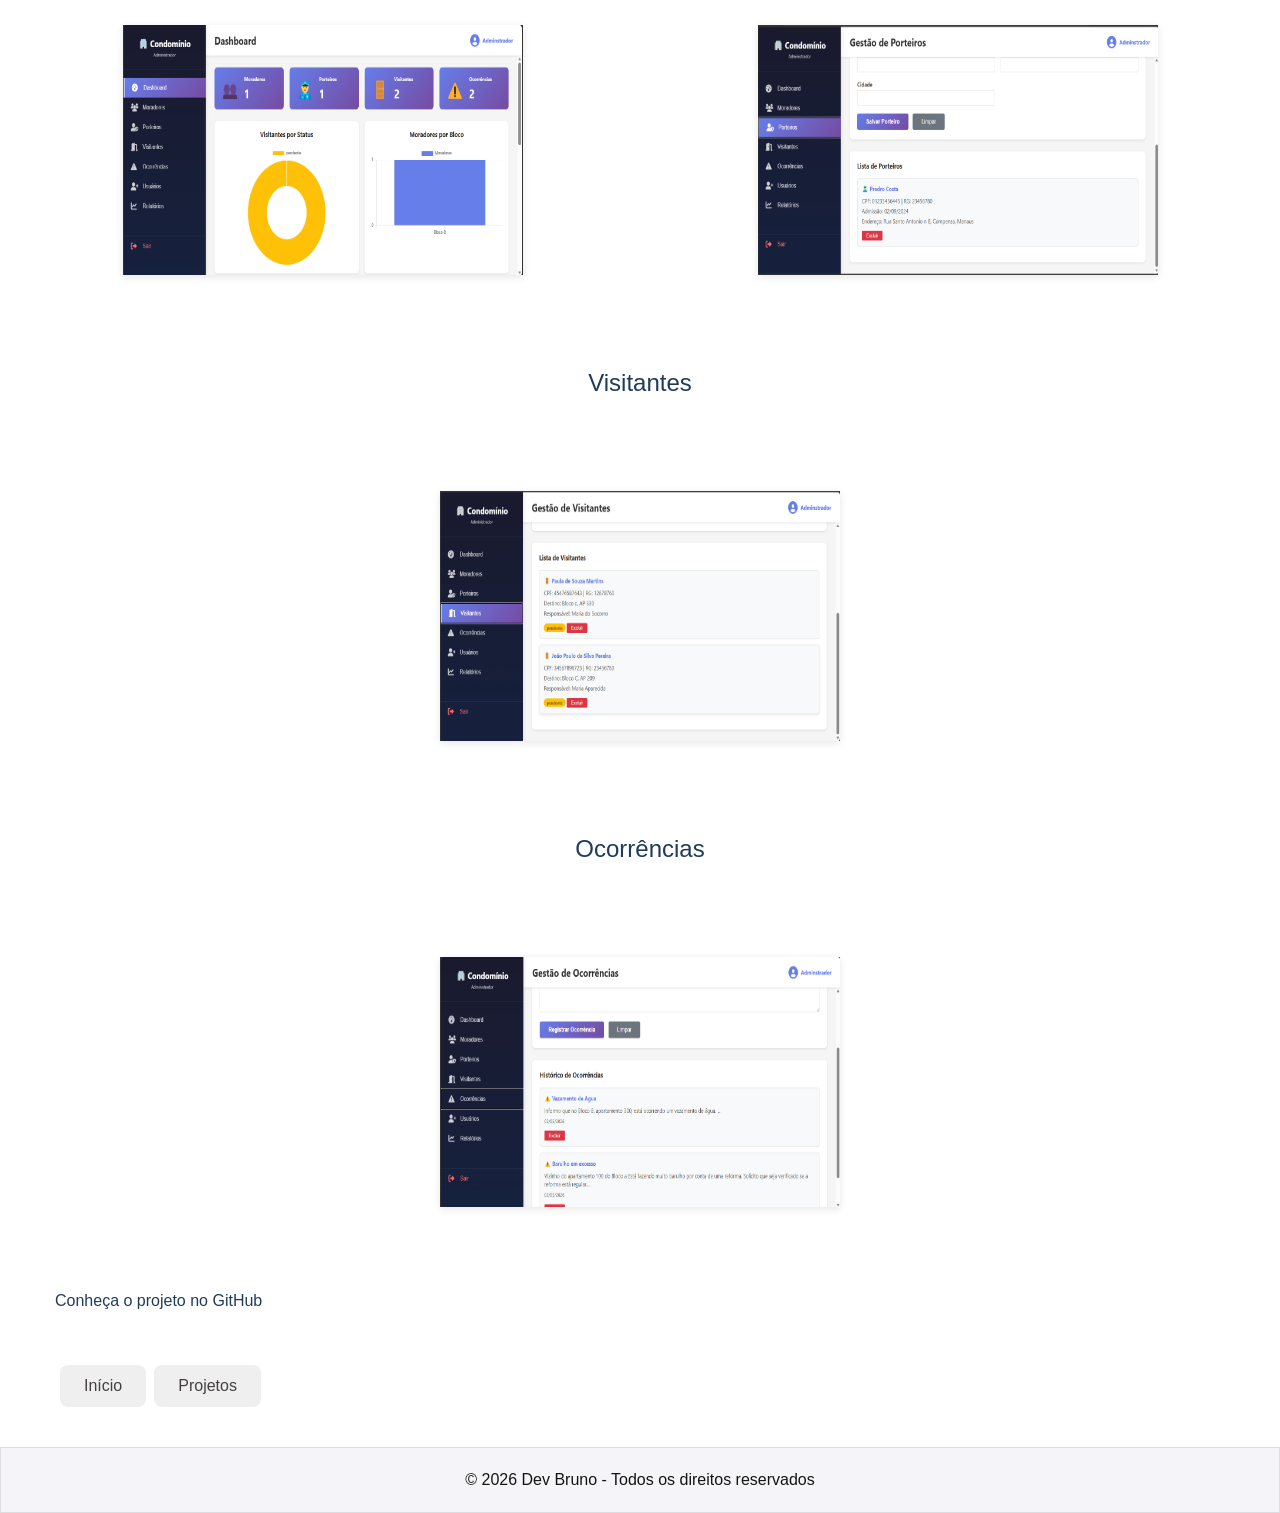
<file: sistemacondominio.html>
<!DOCTYPE html>
<html lang="pt-br">

<head>
    <meta charset="UTF-8">
    <meta name="viewport" content="width=device-width, initial-scale=1.0">
    <link rel="stylesheet" href="css/sistemacondominio.css">
    <link rel="icon" type="image/png" href="assest/img/logo-Dev-Bruno-2.png" />
    <title>Portifólio</title>
</head>

<body>


    <div class="resume">

        <div class="header">

            <div class="header-name">
                <h1>🏢 Sistema de Gestão de Condomínio</h1>

            </div>

        </div>


        <div class="texto">


            <div class="setion">

                <p>Desenvolvi um sistema full stack para gerenciamento de condomínios,
                    com autenticação de usuários, controle de acesso por perfil (Administrador e Porteiro)
                    e dashboard interativo. O sistema permite o gerenciamento de moradores,
                    visitantes, ocorrências, porteiros e usuários, com interface moderna e responsiva.
                </p>

                <div class="tecnologia">

                    <div class="Tecnologias_utilizadas">

                        <h3>🔧 Tecnologias utilizadas</h3>


                        <ul>
                            <li>🟢 Node.js</li>
                            <li>⚡Express</li>
                            <li>🐬 MySQL</li>
                            <li>📄HTML5</li>
                            <li>🎨CSS3</li>
                            <li>📜JavaScript</li>
                            <li>🔒bcrypt</li>
                            <li>📊Chart.js</li>
                        </ul>

                    </div>

                    <div class="funcionalidades">
                        <h3>🚀 Funcionalidades principais</h3>

                        <ul>
                            <li>✅ Login seguro com autenticação e criptografia de senhas</li>
                            <li>✅ Controle de permissões por perfil (Admin/Porteiro)</li>
                            <li>✅ CRUD completo de moradores, visitantes, usuários e ocorrências</li>
                            <li>✅ Dashboard com estatísticas e gráficos</li>
                            <li>✅ Interface responsiva e organizada</li>
                            <li>✅ API RESTful integrada ao frontend</li>
                        </ul>
                    </div>

                </div>

            </div>

        </div>


        <div class="container">

            <div class="coluna"><!-- Coluna 1 -->

                <div class="tecnologia">
                    <p class="comentario">Login</p>
                </div>

                <div class="tecnologia">

                    <img src="assest/img/telalogin.png" class="imagem">
                    </a>
                </div>

                <div class="tecnologia">
                    <p class="comentario">Deshboard</p>
                </div>


                <div class="tecnologia">


                    <img src="assest/img/Dashboard_condominio.png" class="imagem">

                </div>

            </div>



            <div class="coluna"><!-- Coluna 2 -->
                <div class="tecnologia">
                    <p class="comentario">Moradores</p>
                </div>
                <div class="tecnologia">
                    <img src="assest/img/moradores_condominio.png" class="imagem">
                </div>

                <div class="tecnologia">
                    <p class="comentario">Porteiro</p>
                </div>
                <div class="tecnologia">
                    <img src="assest/img/Cadastro_porteiro_condominio.png" class="imagem">
                </div>

            </div>


            <div class="coluna"> <!-- Coluna 3 -->
                <div class="tecnologia">
                    <p class="comentario">Visitantes</p>
                </div>


                <div class="tecnologia">
                    <img src="assest/img/Gestão_visitantes_condominio.png" class="imagem">

                </div>

                <div class="tecnologia">
                    <p class="comentario">Ocorrências</p>
                </div>

                <div class="tecnologia">
                    <img src="assest/img/Gestão_ocorrencia.png" class="imagem">

                </div>

            </div>


        </div>

        <button class="botao-link" onclick="window.open('https://github.com/bmvbruno/sistema-condominio', '_blank')">
            Conheça o projeto no GitHub
        </button>



        <div class="button">

            <button class="botao" onclick="window.location.href='index.html'">Início</button>
            <button class="botao" onclick="window.location.href='projetos.html'">Projetos</button>

        </div>


        <div class="footer-note">


            © 2026 Dev Bruno - Todos os direitos reservados

        </div>


</body>


</html>
</file>
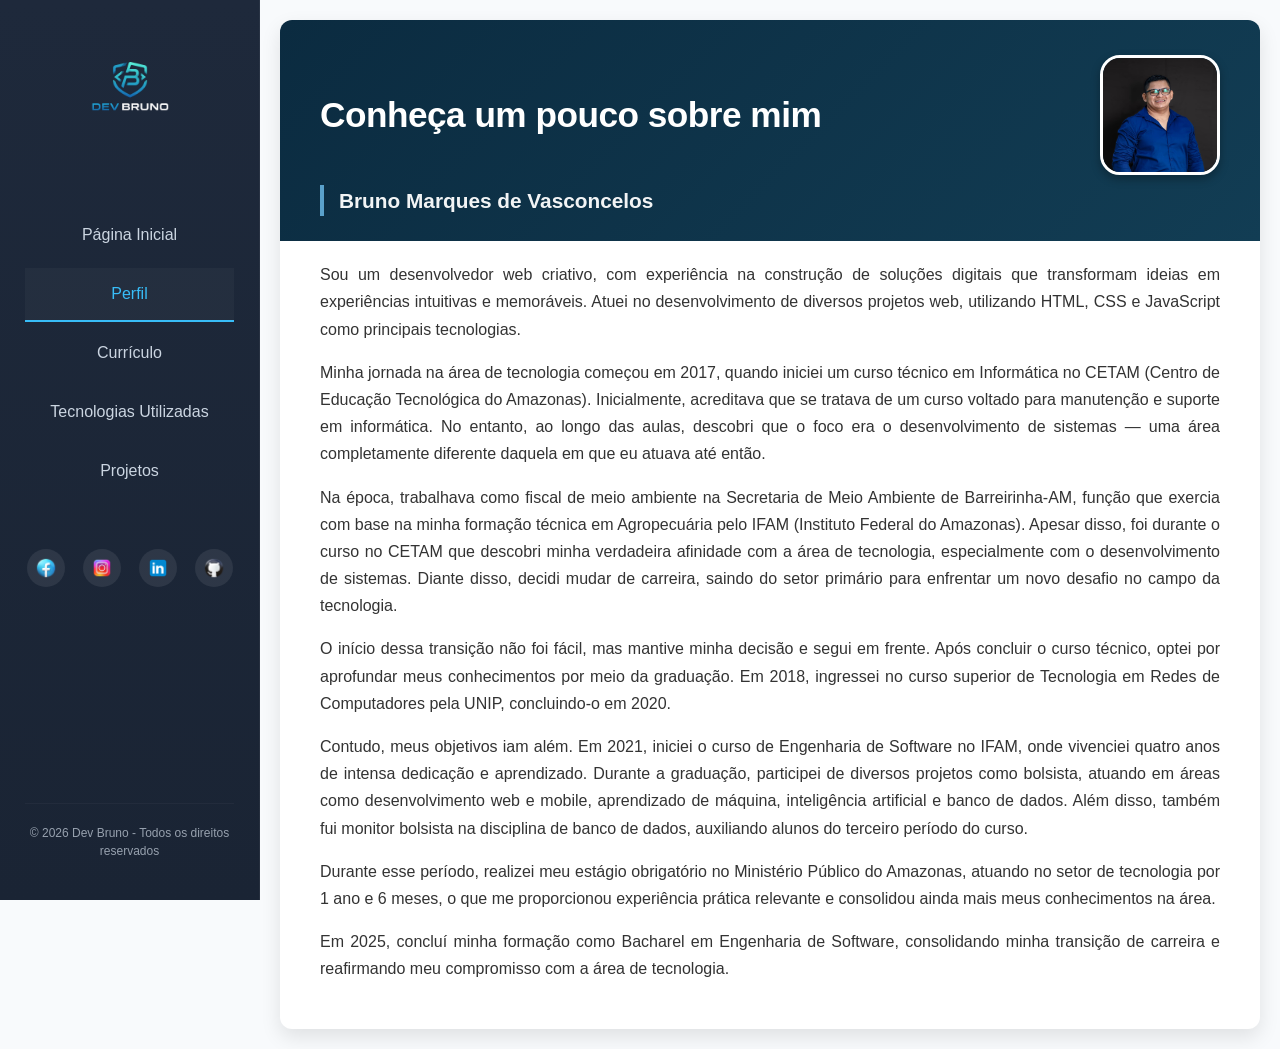
<file: sobre.html>
<!DOCTYPE html>
<html lang="pt-BR">
<head>
    <meta charset="UTF-8">
    <meta name="viewport" content="width=device-width, initial-scale=1.0">
    <title>Sobre | Dev-Bruno</title>
    <link rel="icon" type="image/png" href="assest/img/logo-Dev-Bruno3.png" />
    <link rel="stylesheet" href="css/sobre.css">
</head>
<body>
    <!-- Menu Fixo Lateral -->
    <aside class="menu-lateral">
        <div class="conteudo-menu">
            <div class="logo-area">
                <img src="assest/img/logo-Dev-Bruno-2.png" alt="Logo Dev-Bruno" class="logo-menu" />
               <!-- <h1 class="nome-dev">DEV BRUNO</h1> -->
            </div>

            <nav class="navegacao">
                <a href="index.html" class="botao-menu">Página Inicial</a>
                <a href="sobre.html" class="botao-menu ativo">Perfil</a>
                <a href="curriculo.html" class="botao-menu">Currículo</a>
                <a href="tecnologiasutilizadas.html" class="botao-menu">Tecnologias Utilizadas</a>
                <a href="projetos.html" class="botao-menu">Projetos</a>
            </nav>

            <div class="redes-sociais">
                <a href="https://www.facebook.com/bruno.vasconcelos.50951" target="_blank">
                    <img src="assest/img/icons8-facebook-logo-94.png" alt="Facebook" class="social-icon" />
                </a>
                <a href="https://www.instagram.com/bruno.m.vasconcelos/" target="_blank">
                    <img src="assest/img/icons8-instagram-logo-94.png" alt="Instagram" class="social-icon" />
                </a>
                <a href="https://www.linkedin.com/in/bruno-vasconcelos-5588b418a/" target="_blank">
                    <img src="assest/img/icons8-linkedin-48.png" alt="LinkedIn" class="social-icon" />
                </a>
                <a href="https://github.com/bmvbruno" target="_blank">
                    <img src="assest/img/icons8-github-94.png" alt="GitHub" class="social-icon" />
                </a>
            </div>
        </div>

        <footer class="footer-note">
            © 2026 Dev Bruno - Todos os direitos reservados
        </footer>
    </aside>

    <!-- Conteúdo Principal -->
    <main class="conteudo-principal">
        <div class="resume">
            <div class="header">
                <div class="header-name">
                    <h1>Conheça um pouco sobre mim</h1>
                    <img src="assest/img/Bruno2.jpeg" alt="Foto de Bruno" class="profile-img">
                </div>
                <div class="subtitle">Bruno Marques de Vasconcelos</div>
            </div>

            <div class="about-text">
                <div class="setion">
                    <p>Sou um desenvolvedor web criativo, com experiência na construção de soluções digitais que
                        transformam ideias em experiências intuitivas e memoráveis. Atuei no desenvolvimento de diversos
                        projetos web, utilizando HTML, CSS e JavaScript como principais tecnologias.</p>
                    <p>Minha jornada na área de tecnologia começou em 2017, quando iniciei um curso técnico em
                        Informática no CETAM (Centro de Educação Tecnológica do Amazonas). Inicialmente, acreditava
                        que se tratava de um curso voltado para manutenção e suporte em informática. No entanto,
                        ao longo das aulas, descobri que o foco era o desenvolvimento de sistemas — uma área
                        completamente diferente daquela em que eu atuava até então.</p>
                    <p>
                        Na época, trabalhava como fiscal de meio ambiente na Secretaria de Meio Ambiente de Barreirinha-AM,
                        função que exercia com base na minha formação técnica em Agropecuária pelo IFAM (Instituto Federal
                        do Amazonas). Apesar disso, foi durante o curso no CETAM que descobri minha verdadeira afinidade
                        com a área de tecnologia, especialmente com o desenvolvimento de sistemas. Diante disso, decidi
                        mudar de carreira, saindo do setor primário para enfrentar um novo desafio no campo da tecnologia.
                    </p>
                    <p>
                        O início dessa transição não foi fácil, mas mantive minha decisão e segui em frente. Após
                        concluir o curso técnico, optei por aprofundar meus conhecimentos por meio da graduação.
                        Em 2018, ingressei no curso superior de Tecnologia em Redes de Computadores pela UNIP,
                        concluindo-o em 2020.
                    </p>
                    <p>
                        Contudo, meus objetivos iam além. Em 2021, iniciei o curso de Engenharia de Software no IFAM,
                        onde vivenciei quatro anos de intensa dedicação e aprendizado. Durante a graduação, participei
                        de diversos projetos como bolsista, atuando em áreas como desenvolvimento web e mobile,
                        aprendizado de máquina, inteligência artificial e banco de dados. Além disso, também fui
                        monitor bolsista na disciplina de banco de dados, auxiliando alunos do terceiro período do
                        curso.
                    </p>
                    <p>
                        Durante esse período, realizei meu estágio obrigatório no Ministério Público do Amazonas,
                        atuando no setor de tecnologia por 1 ano e 6 meses, o que me proporcionou experiência
                        prática relevante e consolidou ainda mais meus conhecimentos na área.
                    </p>
                    <p>
                        Em 2025, concluí minha formação como Bacharel em Engenharia de Software, consolidando minha
                        transição de carreira e reafirmando meu compromisso com a área de tecnologia.
                    </p>
                </div>
            </div>
        </div>
    </main>
</body>
</html>
</file>
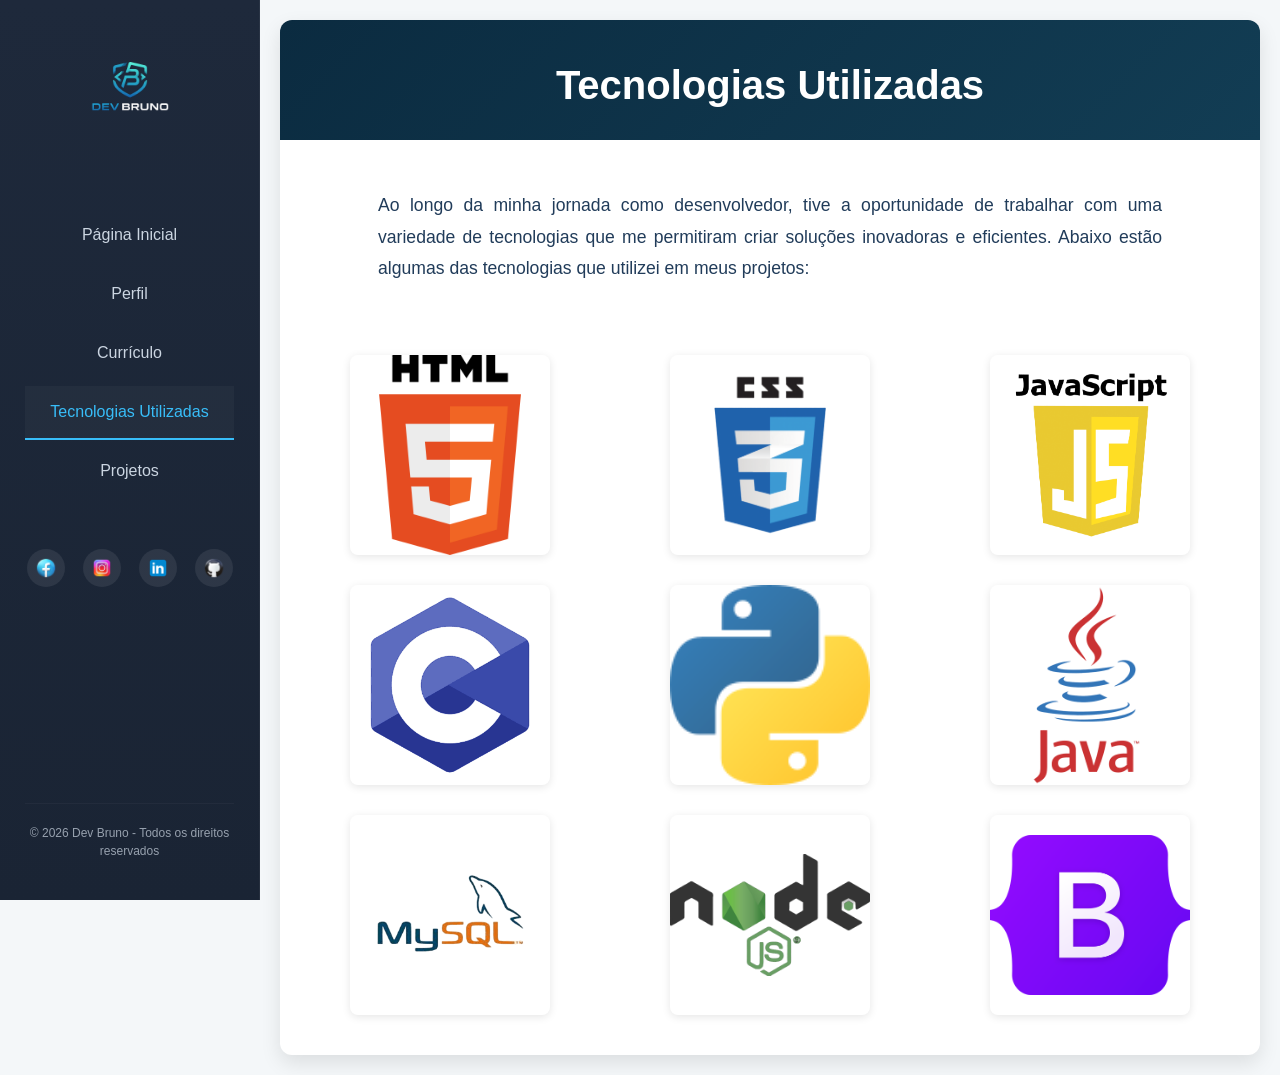
<file: tecnologiasutilizadas.html>
<!DOCTYPE html>
<html lang="pt-br">
<head>
    <meta charset="UTF-8">
    <meta name="viewport" content="width=device-width, initial-scale=1.0">
    <link rel="stylesheet" href="css/tecnologiasutilizadas.css">
    <link rel="icon" type="image/png" href="assest/img/logo-Dev-Bruno3.png" />
    <title>Tecnologias Utilizadas | Dev-Bruno</title>
</head>
<body>
    <!-- Menu Fixo Lateral -->
    <aside class="menu-lateral">
        <div class="conteudo-menu">
            <div class="logo-area">
                <img src="assest/img/logo-Dev-Bruno-2.png" alt="Logo Dev-Bruno" class="logo-menu" />
               <!-- <h1 class="nome-dev">DEV BRUNO</h1> -->
            </div>

            <nav class="navegacao">
                <a href="index.html" class="botao-menu">Página Inicial</a>
                <a href="sobre.html" class="botao-menu">Perfil</a>
                <a href="curriculo.html" class="botao-menu">Currículo</a>
                <a href="tecnologiasutilizadas.html" class="botao-menu ativo">Tecnologias Utilizadas</a>
                <a href="projetos.html" class="botao-menu">Projetos</a>
            </nav>

            <div class="redes-sociais">
                <a href="https://www.facebook.com/bruno.vasconcelos.50951" target="_blank">
                    <img src="assest/img/icons8-facebook-logo-94.png" alt="Facebook" class="social-icon" />
                </a>
                <a href="https://www.instagram.com/bruno.m.vasconcelos/" target="_blank">
                    <img src="assest/img/icons8-instagram-logo-94.png" alt="Instagram" class="social-icon" />
                </a>
                <a href="https://www.linkedin.com/in/bruno-vasconcelos-5588b418a/" target="_blank">
                    <img src="assest/img/icons8-linkedin-48.png" alt="LinkedIn" class="social-icon" />
                </a>
                <a href="https://github.com/bmvbruno" target="_blank">
                    <img src="assest/img/icons8-github-94.png" alt="GitHub" class="social-icon" />
                </a>
            </div>
        </div>

        <footer class="footer-note">
            © 2026 Dev Bruno - Todos os direitos reservados
        </footer>
    </aside>

    <!-- Conteúdo Principal -->
    <main class="conteudo-principal">
        <div class="resume">
            <div class="header">
                <div class="header-name">
                    <h1>Tecnologias Utilizadas</h1>
                </div>
            </div>
            
            <div class="texto">
                <div class="setion">
                    <p>Ao longo da minha jornada como desenvolvedor, tive a oportunidade de trabalhar com uma variedade
                    de tecnologias que me permitiram criar soluções inovadoras e eficientes. Abaixo estão algumas das
                    tecnologias que utilizei em meus projetos:</p>
                </div>
            </div>

            <div class="container">
                <div class="coluna">
                    <div class="tecnologia">
                        <img src="assest/img/HTML5_logo_and_wordmark.svg.png" class="imagem" alt="HTML5">
                    </div>
                    <div class="tecnologia">
                        <img src="assest/img/c.png" class="imagem" alt="C#">
                    </div>
                    <div class="tecnologia">
                        <img src="assest/img/SQL.png" class="imagem" alt="SQL">
                    </div>
                </div>

                <div class="coluna">
                    <div class="tecnologia">
                        <img src="assest/img/css3-logo-vector.png" class="imagem" alt="CSS3">
                    </div>
                    <div class="tecnologia">
                        <img src="assest/img/Python-logo-notext.svg.png" class="imagem" alt="Python">
                    </div>
                    <div class="tecnologia">
                        <img src="assest/img/Node.js_logo.svg (1).png" class="imagem" alt="Node.js">
                    </div>
                </div>

                <div class="coluna">
                    <div class="tecnologia">
                        <img src="assest/img/JavaScript-Symbol.png" class="imagem" alt="JavaScript">
                    </div>
                    <div class="tecnologia">
                        <img src="assest/img/JAVA.png" class="imagem" alt="Java">
                    </div>
                    <div class="tecnologia">
                        <img src="assest/img/Bootstrap_logo.svg.png" class="imagem" alt="Bootstrap">
                    </div>
                </div>
            </div>
        </div>
    </main>
</body>
</html>
</file>
<file: css/index.css>
* {
    margin: 0;
    padding: 0;
    box-sizing: border-box;
}

:root {
    --fundo-menu: #1e293b;
    --fundo-menu-escuro: #1a2434;
    --cor-destaque: #0ea5e9;
    --cor-texto-claro: #cbd5e1;
    --cor-texto: #e2e8f0;
    --cor-fundo-pagina: #1a2434;
    --linha-ativa: #38bdf8;
}

body {
    font-family: 'Segoe UI', Roboto, Arial, sans-serif;
    background-color: var(--cor-fundo-pagina);
    line-height: 1.5;
    min-height: 100vh;
    display: flex;
}

/* === Menu Lateral Fixo === */
.menu-lateral {
    position: fixed;
    top: 0;
    left: 0;
    width: 260px;
    height: 100vh;
    background: linear-gradient(180deg, var(--fundo-menu) 0%, var(--fundo-menu-escuro) 100%);
    display: flex;
    flex-direction: column;
    justify-content: space-between;
    align-items: center;
    padding: 40px 25px;
    border-right: 1px solid rgba(255, 255, 255, 0.05);
    z-index: 100;
}

.conteudo-menu {
    display: flex;
    flex-direction: column;
    align-items: center;
    width: 100%;
}

.logo-area {
    text-align: center;
    margin-bottom: 50px;
}

.logo-menu {
    width: 150px;
    height: auto;
    margin-bottom: 12px;
}

.nome-dev {
    color: var(--cor-texto);
    font-size: 1.25rem;
    font-weight: 600;
    letter-spacing: 1px;
}

/* Navegação */
.navegacao {
    display: flex;
    flex-direction: column;
    width: 100%;
    gap: 5px;
    margin-bottom: 50px;
}

.botao-menu {
    background: none;
    border: none;
    color: var(--cor-texto-claro);
    font-size: 1rem;
    cursor: pointer;
    padding: 14px 20px;
    transition: all 0.3s ease;
    text-align: center;
    text-decoration: none;
    border-bottom: 2px solid transparent;
}

.botao-menu.ativo {
    color: var(--linha-ativa);
    border-bottom: 2px solid var(--linha-ativa);
    background-color: rgba(255, 255, 255, 0.03);
}

.botao-menu:hover:not(.ativo) {
    color: var(--cor-texto);
    background-color: rgba(255, 255, 255, 0.05);
}

/* Redes Sociais */
.redes-sociais {
    display: flex;
    justify-content: center;
    gap: 18px;
}

.social-icon {
    width: 38px;
    height: 38px;
    padding: 8px;
    background-color: rgba(255, 255, 255, 0.08);
    border-radius: 50%;
    transition: all 0.3s ease;
    object-fit: contain;
}

.social-icon:hover {
    background-color: var(--cor-destaque);
    transform: scale(1.1);
}

/* Rodapé do menu */
.footer-note {
    color: var(--cor-texto-claro);
    font-size: 0.75rem;
    text-align: center;
    padding-top: 20px;
    border-top: 1px solid rgba(255, 255, 255, 0.05);
    width: 100%;
    opacity: 0.7;
}

/* === Conteúdo Principal === */
.conteudo-principal {
    margin-left: 260px;
    flex: 1;
    min-height: 100vh;
    display: flex;
    flex-direction: column;
    align-items: center;
    justify-content: center;
    padding: 40px 50px;
    background: color(var(--cor-fundo-pagina));
}

.secao-inicio {
    text-align: center;
    max-width: 700px;
}

.fundo {
    display: flex;
    justify-content: center;
    align-items: center;
    width: 100%;
    margin-bottom: 30px;
}

.fundo .imagem {
    width: 100%;
    max-width: 500px;
    height: auto;
    object-fit: contain;
    filter: drop-shadow(0 10px 25px rgba(14, 165, 233, 0.15));
}

.texto-apresentacao h2 {
    color: var(--cor-destaque);
    font-size: 2.2rem;
    font-weight: 600;
    margin-bottom: 20px;
    letter-spacing: 0.5px;
}

.texto-apresentacao p {
    font-size: 1.1rem;
    color: var(--cor-destaque);
    line-height: 1.8;
}

/* Animação de rotação 3D no eixo vertical */
.imagem {
  animation: girarVertical 6s linear infinite;
  transform-style: preserve-3d;
}

@keyframes girarVertical {
  from {
    transform: rotateY(0deg);
  }
  to {
    transform: rotateY(360deg);
  }
}

/* === Responsividade === */
@media (max-width: 768px) {
    .menu-lateral {
        position: relative;
        width: 100%;
        height: auto;
        flex-direction: row;
        flex-wrap: wrap;
        padding: 25px 20px;
    }

    .conteudo-menu {
        flex-direction: row;
        flex-wrap: wrap;
        justify-content: center;
        gap: 20px;
    }

    .logo-area {
        margin-bottom: 0;
        display: flex;
        align-items: center;
        gap: 12px;
    }

    .logo-menu {
        width: 50px;
        margin-bottom: 0;
    }

    .nome-dev {
        font-size: 1.1rem;
    }

    .navegacao {
        flex-direction: row;
        flex-wrap: wrap;
        justify-content: center;
        gap: 5px;
        margin: 10px 0;
    }

    .botao-menu {
        font-size: 0.9rem;
        padding: 10px 14px;
    }

    .redes-sociais {
        gap: 12px;
    }

    .social-icon {
        width: 34px;
        height: 34px;
    }

    .footer-note {
        width: 100%;
        margin-top: 15px;
    }

    .conteudo-principal {
        margin-left: 0;
        padding: 30px 20px;
    }

    .fundo .imagem {
        max-width: 160px;
    }

    .texto-apresentacao h2 {
        font-size: 1.7rem;
    }
}

@media (max-width: 480px) {
    .botao-menu {
        font-size: 0.85rem;
        padding: 8px 10px;
    }

    .social-icon {
        width: 32px;
        height: 32px;
    }

    .texto-apresentacao h2 {
        font-size: 1.4rem;
    }

    .texto-apresentacao p {
        font-size: 1rem;
    }
}
</file>
<file: css/criadordecodigohtmlcss.css>
* {
    margin: 0;
    padding: 0;
    box-sizing: border-box;
}

body {
    font-family: 'Segoe UI', Roboto, Arial, sans-serif;
    background-color: #f4f7f9;
    display: flex;
    justify-content: center;
    padding: 0px;
    /*espaço na pagina */
    line-height: 1.5;
    color: #213c5a;
    min-height: 100vh;
    /* Garante que o corpo ocupe toda a altura da tela */
}

.resume {
    max-width: 1500px;
    /* Limita a largura máxima para melhor leitura */
    width: 100%;
    background-color: #ffffff;
    box-shadow: 0 8px 20px rgba(0, 0, 0, 0.1);
    border-radius: 0px;
    overflow: hidden;

}

.header {
    background: linear-gradient(135deg, #0b2b40 0%, #123d54 100%);
    color: white;
    padding: 35px 40px 25px 40px;

}

h1 {
    text-align: center;
    font-size: clamp(1.5rem, 5vw, 2.5rem);
    /* Tamanho responsivo do título */

}

.texto {
    display: flex;
    flex-wrap: wrap;
    font-size: 1rem;
    /*padding: 20px 280px;*/
    padding: 20px 10%;
    border-radius: 50px;
    margin-top: 20px;
    /*height: 0px;*/
    height: auto;

}



.texto .setion {

    /*display: absolute;*/
    font-style: normal;
    font-weight: 500;
    font-size: 1.5rem;
    margin-bottom: 5px;
    text-align: justify;
    width: 100%;
    /*Ocupa a largura do pai */

}

.container {
    display: flex;
    /* espaçamento entre colunas */
    flex-wrap: wrap;
    /* Permite quebrar linhas no zoom */
    gap: 30px;
    padding: 200px;
    /* grid-template-columns: 1fr 1fr 1fr;*/
    /* 3 colunas de largura igual */
    justify-content: center;
    /*align-items: center;*/
    align-items: flex-start;
    /*padding-top: 80px;*/
    padding: 40px 20px;

}




.coluna {
    display: flex;
    flex-direction: column;
    gap: 30px;
    /* espaçamento entre itens dentro da coluna */
    align-items: center;
    /*border-width: 2px;*/
    align-items: center;
    flex: 1;
    min-height: 200px;

}



.imagem {
    width: 400px;
    height: 250px;
    aspect-ratio: 1 / 1;
    box-shadow: 0 2px 8px rgba(0, 0, 0, 0.1);
    display: block;   
}

.tecnologia {
    width: 100%;
    display: flex;
    justify-content: center;
 
}
.comentario{
    font-weight: 500;
    font-size: 1.5rem;
    text-align: justify;
    text-align: center;
    
}


.button-1 {
    display: flex;
    justify-content: left;
    padding: 40px 60px;
    gap: 8px;
}

.botao {
    background: linear-gradient(135deg, #0b2b40 0% #123d54 100%);
    border: none;
    color: rgb(68, 64, 64);
    cursor: pointer;
    padding: 12px 24px;
    border-radius: 8px;
    font-size: 1rem;
    transition: transform 0.3s, background-color 0.3s;

}

.botao:hover {
    background: linear-gradient(135deg, #123d54 0%, #1a4d6b 100%);
    color: #e9eaf0;
    text-decoration: none;
}

.botao-link{
    padding: 12px 55px;
    background: none;
    border: none;
    font: inherit;
    color: inherit;
    cursor: pointer;
    text-align: left;

}
.botao-link:hover {
    color: #2c48c5;
    text-decoration: underline;
}

.footer-note {

    display: flex;
    justify-content: center;
    align-items: center;
    width: 100%;
    padding: 20px;
    text-align: center;
    color: rgb(20, 20, 20);
    background-color: rgba(238, 238, 245, 0.59);
    border: 1px solid #ddd;
}
</file>
<file: css/curriculo.css>
* {
    margin: 0;
    padding: 0;
    box-sizing: border-box;
}

:root {
    --fundo-menu: #1e293b;
    --fundo-menu-escuro: #1a2434;
    --cor-destaque: #0ea5e9;
    --cor-texto-claro: #cbd5e1;
    --cor-texto: #e2e8f0;
    --cor-fundo-pagina: #f8fafc;
    --linha-ativa: #38bdf8;
    --cor-texto-conteudo: #1e2b3a;
}

body {
    font-family: 'Segoe UI', Roboto, Arial, sans-serif;
    background-color: var(--cor-fundo-pagina);
    line-height: 1.5;
    min-height: 100vh;
    display: flex;
}

/* === Menu Lateral Fixo === */
.menu-lateral {
    position: fixed;
    top: 0;
    left: 0;
    width: 260px;
    height: 100vh;
    background: linear-gradient(180deg, var(--fundo-menu) 0%, var(--fundo-menu-escuro) 100%);
    display: flex;
    flex-direction: column;
    justify-content: space-between;
    align-items: center;
    padding: 40px 25px;
    border-right: 1px solid rgba(255, 255, 255, 0.05);
    z-index: 100;
}

.conteudo-menu {
    display: flex;
    flex-direction: column;
    align-items: center;
    width: 100%;
}

.logo-area {
    text-align: center;
    margin-bottom: 50px;
}

.logo-menu {
    width: 150px;
    height: auto;
    margin-bottom: 12px;
}

.nome-dev {
    color: var(--cor-texto);
    font-size: 1.25rem;
    font-weight: 600;
    letter-spacing: 1px;
}

.navegacao {
    display: flex;
    flex-direction: column;
    width: 100%;
    gap: 5px;
    margin-bottom: 50px;
}

.botao-menu {
    background: none;
    border: none;
    color: var(--cor-texto-claro);
    font-size: 1rem;
    cursor: pointer;
    padding: 14px 20px;
    transition: all 0.3s ease;
    text-align: center;
    text-decoration: none;
    border-bottom: 2px solid transparent;
}

.botao-menu.ativo {
    color: var(--linha-ativa);
    border-bottom: 2px solid var(--linha-ativa);
    background-color: rgba(255, 255, 255, 0.03);
}

.botao-menu:hover:not(.ativo) {
    color: var(--cor-texto);
    background-color: rgba(255, 255, 255, 0.05);
}

.redes-sociais {
    display: flex;
    justify-content: center;
    gap: 18px;
}

.social-icon {
    width: 38px;
    height: 38px;
    padding: 8px;
    background-color: rgba(255, 255, 255, 0.08);
    border-radius: 50%;
    transition: all 0.3s ease;
    object-fit: contain;
}

.social-icon:hover {
    background-color: var(--cor-destaque);
    transform: scale(1.1);
}

.menu-lateral .footer-note {
    color: var(--cor-texto-claro);
    font-size: 0.75rem;
    text-align: center;
    padding-top: 20px;
    border-top: 1px solid rgba(255, 255, 255, 0.05);
    width: 100%;
    opacity: 0.7;
}

/* === Conteúdo Principal === */
.conteudo-principal {
    margin-left: 260px;
    flex: 1;
    padding: 20px 20px;
    min-height: 100vh;
    display: flex;
    justify-content: center;
     
}

.resume {
    max-width: 1400px;
    width: 100%;
    background-color: #ffffff;
    box-shadow: 0 8px 20px rgba(0, 0, 0, 0.1);
    border-radius: clamp(8px, 3vw, 12px);
    overflow: hidden;
}

.header {
    background: linear-gradient(135deg, #0b2b40 0%, #123d54 100%);
    color: white;
    padding: clamp(20px, 5vw, 35px) clamp(20px, 5vw, 40px) clamp(15px, 4vw, 25px) clamp(20px, 5vw, 40px);
}

.header-name {
    display: flex;
    justify-content: space-between;
    align-items: center;
    flex-wrap: wrap;
    gap: 20px;
    margin-bottom: 10px;
}

.header h1 {
    font-size: clamp(1.5rem, 6vw, 2.8rem);
    font-weight: bold;
    letter-spacing: -0.5px;
    line-height: 1.2;
    flex: 1;
}

.profile-img {
    width: clamp(80px, 15vw, 120px);
    height: clamp(80px, 15vw, 120px);
    border-radius: clamp(12px, 4vw, 20px);
    object-fit: cover;
    border: 3px solid white;
    box-shadow: 0 4px 10px rgba(0, 0, 0, 0.3);
    position: relative;
    top: clamp(20px, 5vw, 40px);
}

.header .subtitle {
    font-size: clamp(1rem, 4vw, 1.3rem);
    font-weight: 300;
    opacity: 0.95;
    margin-bottom: 10px;
    border-left: 4px solid #5fa8d3;
    padding-left: 15px;
}

.contact {
    display: flex;
    flex-wrap: wrap;
    gap: clamp(10px, 3vw, 12px);
    font-size: clamp(0.8rem, 3vw, 1rem);
    background-color: rgba(255, 255, 255, 0.1);
    padding: clamp(8px, 2vw, 12px) clamp(15px, 4vw, 20px);
    border-radius: 50px;
    margin-top: 10px;
}

.contact span {
    display: flex;
    align-items: center;
    gap: 8px;
    flex-wrap: wrap;
}

.whatsapp-btn {
    background: none;
    cursor: pointer;
    color: white;
    border: none;
    font: inherit;
}

.whatsapp-btn:hover {
    color: #93a3ec;
    text-decoration: underline;
}

.botao1 {
    background: none;
    border: none;
    padding: 8px 16px;
    font: inherit;
    color: inherit;
    cursor: pointer;
    text-align: left;
}

.botao1:hover {
    color: #4359bb;
    text-decoration: underline;
}

.whatsapp-pdf, .email-pdf {
    display: none;
}

.main-content {
    padding: clamp(20px, 5vw, 35px) clamp(20px, 5vw, 40px);
    display: grid;
    grid-template-columns: repeat(auto-fit, minmax(300px, 1fr));
    gap: clamp(15px, 4vw, 30px);
}

.section {
    margin-bottom: 25px;
    break-inside: avoid;
}

.section-title {
    font-size: clamp(1.1rem, 4vw, 1.3rem);
    font-weight: 600;
    color: #0b2b40;
    border-bottom: 3px solid #5fa8d3;
    padding-bottom: 6px;
    margin-bottom: 18px;
    letter-spacing: 0.3px;
    text-transform: uppercase;
}

.item {
    margin-bottom: 20px;
}

.item-header {
    display: flex;
    flex-wrap: wrap;
    justify-content: space-between;
    align-items: baseline;
    gap: 10px;
    font-weight: 600;
    color: #1e3b4f;
    margin-bottom: 5px;
}

.item-title {
    font-size: clamp(0.95rem, 3.5vw, 1.1rem);
}

.item-sub {
    font-weight: 500;
    color: #2c5777;
    margin-bottom: 3px;
}

.item-date {
    font-weight: 400;
    color: #5f6b7a;
    font-size: clamp(0.75rem, 2.5vw, 0.9rem);
    display: flex;
    align-items: center;
    gap: 4px;
}

.item-desc {
    margin-top: 8px;
    padding-left: 10px;
    border-left: 2px solid #d0dee9;
    font-size: clamp(0.85rem, 3vw, 0.95rem);
    color: #2c3e50;
}

.item-desc p {
    margin-bottom: 6px;
}

.tabela-container {
    width: 100%;
    overflow-x: auto;
}

table {
    width: 100%;
    border-collapse: collapse;
}

th, td {
    padding: 8px 10px;
    text-align: left;
    border-bottom: 1px solid #e0e0e0;
}

.tecno-tag {
    display: inline-block;
    background-color: #eef3f8;
    border: 1px solid #cbdbe9;
    border-radius: 20px;
    padding: 5px 10px;
    margin: 0 5px 6px 0;
    font-size: clamp(0.75rem, 2.5vw, 0.9rem);
}

.nivel-badge {
    display: inline-block;
    padding: 4px 12px;
    border-radius: 20px;
    font-size: 0.85rem;
    font-weight: 500;
}

.nivel-intermediario-avancado {
    background-color: #e7f3ff;
    color: #0b5ed7;
}

.nivel-intermediario {
    background-color: #fff3cd;
    color: #92400e;
}

.nivel-basico-intermediario {
    background-color: #d1e7dd;
    color: #0f5132;
}

.two-col {
    display: grid;
    grid-template-columns: repeat(auto-fit, minmax(250px, 1fr));
    gap: 20px;
}

.lista ul {
    list-style: none;
}

.lista li {
    margin-bottom: 8px;
    color: #2c5777;
}

.habilidade, .descricao {
    color: #2c5777;
}

.habi-tag {
    display: inline-block;
    background-color: #f0f4f8;
    padding: 4px 10px;
    border-radius: 15px;
    font-size: 0.9rem;
}

.achievement-item {
    background: #f8fbfe;
    padding: clamp(10px, 3vw, 12px) clamp(12px, 3vw, 15px);
    border-radius: 10px;
    margin-bottom: 12px;
    border-left: 4px solid #5fa8d3;
}

.achievement-title {
    font-weight: 600;
    color: #123d54;
    font-size: clamp(0.9rem, 3vw, 1rem);
    margin-bottom: 5px;
}

.achievement-desc {
    font-size: clamp(0.8rem, 2.5vw, 0.9rem);
    color: #2e4a62;
}

.botao-link {
    background: none;
    border: none;
    color: #0b5ed7;
    cursor: pointer;
    text-decoration: underline;
    padding: 0;
    font: inherit;
}

.botao-link:hover {
    color: #0a4bbd;
}

.button {
    display: flex;
    justify-content: center;
    padding: 25px 40px;
    gap: 12px;
}

.botao {
    background: linear-gradient(135deg, #0b2b40 0%, #123d54 100%);
    border: none;
    color: white;
    cursor: pointer;
    padding: clamp(10px, 2vw, 12px) clamp(16px, 4vw, 24px);
    border-radius: 8px;
    font-size: clamp(0.85rem, 3vw, 1rem);
    transition: transform 0.3s, background-color 0.3s;
}

.botao:hover {
    background: linear-gradient(135deg, #123d54 0%, #1a4d6b 100%);
    transform: scale(1.02);
}

/* === Responsividade === */
@media (max-width: 768px) {
    .menu-lateral {
        position: relative;
        width: 100%;
        height: auto;
        flex-direction: row;
        flex-wrap: wrap;
        padding: 25px 20px;
    }

    .conteudo-menu {
        flex-direction: row;
        flex-wrap: wrap;
        justify-content: center;
        gap: 20px;
    }

    .logo-area {
        margin-bottom: 0;
        display: flex;
        align-items: center;
        gap: 12px;
    }

    .logo-menu {
        width: 50px;
        margin-bottom: 0;
    }

    .nome-dev {
        font-size: 1.1rem;
    }

    .navegacao {
        flex-direction: row;
        flex-wrap: wrap;
        justify-content: center;
        gap: 5px;
        margin: 10px 0;
    }

    .botao-menu {
        font-size: 0.9rem;
        padding: 10px 14px;
    }

    .redes-sociais {
        gap: 12px;
    }

    .social-icon {
        width: 34px;
        height: 34px;
    }

    .menu-lateral .footer-note {
        width: 100%;
        margin-top: 15px;
    }

    .conteudo-principal {
        margin-left: 0;
        padding: 20px 15px;
    }

    .header-name {
        flex-direction: column;
        text-align: center;
    }

    .header h1 {
        text-align: center;
    }

    .profile-img {
        position: static;
        margin: 0 auto;
    }

    .header .subtitle {
        text-align: center;
        border-left: none;
        border-top: 4px solid #5fa8d3;
        padding-top: 15px;
        padding-left: 0;
    }

    .contact {
        justify-content: center;
        text-align: center;
    }

    .button {
        justify-content: center;
        padding: 20px;
    }
}

@media (max-width: 480px) {
    .botao-menu {
        font-size: 0.85rem;
        padding: 8px 10px;
    }

    .social-icon {
        width: 32px;
        height: 32px;
    }

    .main-content {
        padding: 20px 15px;
    }

    .contact {
        gap: 8px;
    }
}

/* === Impressão/PDF === */
@media print {
    @page {
        size: A4;
        margin: 0.8cm;
    }

    body {
        background-color: white;
        margin: 0;
        padding: 0;
        font-size: 10pt;
        line-height: 1.3;
        color: black;
    }

    .menu-lateral {
        display: none !important;
    }

    .conteudo-principal {
        margin-left: 0;
        padding: 0;
    }

    .resume {
        max-width: 100%;
        margin: 0;
        box-shadow: none;
    }

    .header {
        background: #0b2b40 !important;
        color: white;
        -webkit-print-color-adjust: exact;
        print-color-adjust: exact;
        padding: 15px !important;
    }

    .whatsapp-btn, .button .botao:first-child {
        display: none !important;
    }

    .whatsapp-pdf, .email-pdf {
        display: inline-flex !important;
        color: #0366d6;
    }

    .menu-lateral .footer-note {
        display: none !important;
    }
}
</file>
<file: css/portfolio.css>
* {
    margin: 0;
    padding: 0;
    box-sizing: border-box;
}

body {
    font-family: 'Segoe UI', Roboto, Arial, sans-serif;
    background-color: #f4f7f9;
    display: flex;
    justify-content: center;
    padding: 0px;
    /*espaço na pagina */
    line-height: 1.5;
    color: #213c5a;
    min-height: 100vh;
    /* Garante que o corpo ocupe toda a altura da tela */
}

.resume {
    max-width: 1500px;
    /* Limita a largura máxima para melhor leitura */
    width: 100%;
    background-color: #ffffff;
    box-shadow: 0 8px 20px rgba(0, 0, 0, 0.1);
    border-radius: 0px;
    overflow: hidden;

}

.header {
    background: linear-gradient(135deg, #0b2b40 0%, #123d54 100%);
    color: white;
    padding: 35px 40px 25px 40px;

}

h1 {
    text-align: center;
    font-size: clamp(1.5rem, 5vw, 2.5rem);
    /* Tamanho responsivo do título */

}

.texto {
    display: flex;
    flex-wrap: wrap;
    font-size: 1rem;
    /*padding: 20px 280px;*/
    padding: 20px 10%;
    border-radius: 50px;
    margin-top: 20px;
    /*height: 0px;*/
    height: auto;

}



.texto .setion {

    /*display: absolute;*/
    font-style: normal;
    font-weight: 500;
    font-size: 1.5rem;
    margin-bottom: 5px;
    text-align: justify;
    width: 100%;
    /*Ocupa a largura do pai */

}

.container {
    display: flex;
    /* espaçamento entre colunas */
    flex-wrap: wrap;
    /* Permite quebrar linhas no zoom */
    gap: 30px;
    padding: 200px;
    /* grid-template-columns: 1fr 1fr 1fr;*/
    /* 3 colunas de largura igual */
    justify-content: center;
    /*align-items: center;*/
    align-items: flex-start;
    /*padding-top: 80px;*/
    padding: 40px 20px;

}




.coluna {
    display: flex;
    flex-direction: column;
    gap: 30px;
    /* espaçamento entre itens dentro da coluna */
    align-items: center;
    /*border-width: 2px;*/
    align-items: center;
    flex: 1;
    min-height: 200px;

}



.imagem {
    width: 400px;
    height: 250px;
    aspect-ratio: 1 / 1;
    box-shadow: 0 2px 8px rgba(0, 0, 0, 0.1);
    display: block;   
}

.tecnologia {
    width: 100%;
    display: flex;
    justify-content: center;
 
}
.comentario{
    font-weight: 500;
    font-size: 1.5rem;
    text-align: justify;
    text-align: center;
    
}


.button {
    display: flex;
    justify-content: left;
    padding: 40px 60px;
    gap: 8px;
}

.botao {
    background: linear-gradient(135deg, #0b2b40 0% #123d54 100%);
    border: none;
    color: rgb(68, 64, 64);
    cursor: pointer;
    padding: 12px 24px;
    border-radius: 8px;
    font-size: 1rem;
    transition: transform 0.3s, background-color 0.3s;

}



.botao:hover {
    background: linear-gradient(135deg, #123d54 0%, #1a4d6b 100%);
    color: #e9eaf0;
    text-decoration: none;
}


.botao-link{
    padding: 12px 55px;
    background: none;
    border: none;
    font: inherit;
    color: inherit;
    cursor: pointer;
    text-align: left;

}
.botao-link:hover {
    color: #2c48c5;
    text-decoration: underline;
}


.footer-note {

    display: flex;
    justify-content: center;
    align-items: center;
    width: 100%;
    padding: 20px;
    text-align: center;
    color: rgb(20, 20, 20);
    background-color: rgba(238, 238, 245, 0.59);
    border: 1px solid #ddd;
}
</file>
<file: css/projetos.css>
* {
    margin: 0;
    padding: 0;
    box-sizing: border-box;
}

:root {
    --fundo-menu: #1e293b;
    --fundo-menu-escuro: #1a2434;
    --cor-destaque: #0ea5e9;
    --cor-texto-claro: #cbd5e1;
    --cor-texto: #e2e8f0;
    --cor-fundo-pagina: #f4f7f9;
    --linha-ativa: #38bdf8;
    --cor-texto-conteudo: #213c5a;
}

body {
    font-family: 'Segoe UI', Roboto, Arial, sans-serif;
    background-color: var(--cor-fundo-pagina);
    line-height: 1.5;
    color: var(--cor-texto-conteudo);
    min-height: 100vh;
    display: flex;
}

/* === Menu Lateral Fixo === */
.menu-lateral {
    position: fixed;
    top: 0;
    left: 0;
    width: 260px;
    height: 100vh;
    background: linear-gradient(180deg, var(--fundo-menu) 0%, var(--fundo-menu-escuro) 100%);
    display: flex;
    flex-direction: column;
    justify-content: space-between;
    align-items: center;
    padding: 40px 25px;
    border-right: 1px solid rgba(255, 255, 255, 0.05);
    z-index: 100;
}

.conteudo-menu {
    display: flex;
    flex-direction: column;
    align-items: center;
    width: 100%;
}

.logo-area {
    text-align: center;
    margin-bottom: 50px;
}

.logo-menu {
    width: 150px;
    height: auto;
    margin-bottom: 12px;
}

.nome-dev {
    color: var(--cor-texto);
    font-size: 1.25rem;
    font-weight: 600;
    letter-spacing: 1px;
}

.navegacao {
    display: flex;
    flex-direction: column;
    width: 100%;
    gap: 5px;
    margin-bottom: 50px;
}

.botao-menu {
    background: none;
    border: none;
    color: var(--cor-texto-claro);
    font-size: 1rem;
    cursor: pointer;
    padding: 14px 20px;
    transition: all 0.3s ease;
    text-align: center;
    text-decoration: none;
    border-bottom: 2px solid transparent;
}

.botao-menu.ativo {
    color: var(--linha-ativa);
    border-bottom: 2px solid var(--linha-ativa);
    background-color: rgba(255, 255, 255, 0.03);
}

.botao-menu:hover:not(.ativo) {
    color: var(--cor-texto);
    background-color: rgba(255, 255, 255, 0.05);
}

.redes-sociais {
    display: flex;
    justify-content: center;
    gap: 18px;
}

.social-icon {
    width: 38px;
    height: 38px;
    padding: 8px;
    background-color: rgba(255, 255, 255, 0.08);
    border-radius: 50%;
    transition: all 0.3s ease;
    object-fit: contain;
}

.social-icon:hover {
    background-color: var(--cor-destaque);
    transform: scale(1.1);
}

.menu-lateral .footer-note {
    color: var(--cor-texto-claro);
    font-size: 0.75rem;
    text-align: center;
    padding-top: 20px;
    border-top: 1px solid rgba(255, 255, 255, 0.05);
    width: 100%;
    opacity: 0.7;
}

/* === Conteúdo Principal === */
.conteudo-principal {
    margin-left: 260px;
    flex: 1;
    padding: 20px 20px;
    min-height: 100vh;
    display: flex;
    justify-content: center;
}

.resume {
    max-width: 1400px;
    width: 100%;
    background-color: #ffffff;
    box-shadow: 0 8px 20px rgba(0, 0, 0, 0.1);
    border-radius: 13px;
    overflow: hidden;
}

.header {
    background: linear-gradient(135deg, #0b2b40 0%, #123d54 100%);
    color: white;
    padding: 35px 40px 25px 40px;
}

.header h1 {
    text-align: center;
    font-size: clamp(1.5rem, 5vw, 2.5rem);
}

.texto {
    display: flex;
    flex-wrap: wrap;
    padding: 30px 10%;
    margin-top: 20px;
}

.texto .setion {
    font-weight: 500;
    font-size: 1.1rem;
    line-height: 1.8;
    text-align: justify;
    width: 100%;
}

.container {
    display: flex;
    flex-wrap: wrap;
    gap: 30px;
    padding: 40px 20px;
    justify-content: center;
    align-items: flex-start;
}

.coluna {
    display: flex;
    flex-direction: column;
    gap: 30px;
    align-items: center;
    flex: 1;
    min-width: 250px;
    max-width: 400px;
}

.tecnologia {
    width: 100%;
    display: flex;
    justify-content: center;
    transition: transform 0.3s ease;
}

.tecnologia:hover {
    transform: scale(1.03);
}

.imagem {
    width: 100%;
    max-width: 320px;
    aspect-ratio: 1 / 1;
    border-radius: 8px;
    box-shadow: 0 2px 8px rgba(0, 0, 0, 0.1);
    display: block;
    object-fit: contain;
    transition: transform 0.3s, filter 0.3s;
}

.tecnologia .imagem:hover {
    transform: scale(1.05);
    filter: brightness(1.15);
}

.botao-imagem {
    position: relative;
    display: inline-block;
    text-decoration: none;
}

.comentario-imagem {
    position: absolute;
    bottom: 10px;
    left: 0;
    right: 0;
    text-align: center;
    background-color: rgba(241, 240, 240, 0.75);
    color: rgb(7, 7, 7);
    padding: 6px 10px;
    font-size: 0.9rem;
    border-radius: 0 0 8px 8px;
    font-weight: 500;
}

/* === Responsividade === */
@media (max-width: 768px) {
    .menu-lateral {
        position: relative;
        width: 100%;
        height: auto;
        flex-direction: row;
        flex-wrap: wrap;
        padding: 25px 20px;
    }

    .conteudo-menu {
        flex-direction: row;
        flex-wrap: wrap;
        justify-content: center;
        gap: 20px;
    }

    .logo-area {
        margin-bottom: 0;
        display: flex;
        align-items: center;
        gap: 12px;
    }

    .logo-menu {
        width: 50px;
        margin-bottom: 0;
    }

    .nome-dev {
        font-size: 1.1rem;
    }

    .navegacao {
        flex-direction: row;
        flex-wrap: wrap;
        justify-content: center;
        gap: 5px;
        margin: 10px 0;
    }

    .botao-menu {
        font-size: 0.9rem;
        padding: 10px 14px;
    }

    .redes-sociais {
        gap: 12px;
    }

    .social-icon {
        width: 34px;
        height: 34px;
    }

    .menu-lateral .footer-note {
        width: 100%;
        margin-top: 15px;
    }

    .conteudo-principal {
        margin-left: 0;
        padding: 20px 15px;
    }

    .texto {
        padding: 20px 25px;
    }

    .texto .setion {
        font-size: 1rem;
    }

    .container {
        padding: 30px 15px;
        gap: 25px;
    }

    .coluna {
        min-width: 200px;
    }

    .imagem {
        max-width: 220px;
    }
}

@media (max-width: 480px) {
    .botao-menu {
        font-size: 0.85rem;
        padding: 8px 10px;
    }

    .social-icon {
        width: 32px;
        height: 32px;
    }

    .header {
        padding: 25px 20px 15px;
    }

    .container {
        flex-direction: column;
        align-items: center;
    }

    .coluna {
        width: 100%;
        max-width: 280px;
    }

    .imagem {
        max-width: 240px;
    }
}
</file>
<file: css/sistemacondominio.css>
* {
    margin: 0;
    padding: 0;
    box-sizing: border-box;
}

body {
    font-family: 'Segoe UI', Roboto, Arial, sans-serif;
    background-color: #f4f7f9;
    display: flex;
    justify-content: center;
    padding: 0px;
    /*espaço na pagina */
    line-height: 1.5;
    color: #213c5a;
    min-height: 100vh;
    /* Garante que o corpo ocupe toda a altura da tela */
}

.resume {
    max-width: 1500px;
    /* Limita a largura máxima para melhor leitura */
    width: 100%;
    background-color: #ffffff;
    box-shadow: 0 8px 20px rgba(0, 0, 0, 0.1);
    border-radius: 0px;
    overflow: hidden;

}

.header {
    background: linear-gradient(135deg, #0b2b40 0%, #123d54 100%);
    color: white;
    padding: 35px 40px 25px 40px;

}

h1 {
    text-align: center;
    font-size: clamp(1.5rem, 5vw, 2.5rem);
    /* Tamanho responsivo do título */

}

.texto {
    display: flex;
    flex-wrap: wrap;
    font-size: 1rem;
    /*padding: 20px 280px;*/
    padding: 20px 10%;
    border-radius: 50px;
    margin-top: 20px;
    /*height: 0px;*/
    height: auto;

}



.texto .setion {

    /*display: absolute;*/
    font-style: normal;
    font-weight: 500;
    font-size: 1.5rem;
    margin-bottom: 5px;
    text-align: justify;
    width: 100%;
    /*Ocupa a largura do pai */

}

.tecnologia {
    display: flex;
    flex-wrap: wrap;
    gap: 30px;
    justify-content: center;
    margin: 30px 0;
  }

  .Tecnologias_utilizadas,
  .funcionalidades {
    flex: 1;
    min-width: 280px;
    background: #f8f9fa;
    border-radius: 15px;
    padding: 20px 25px;
    box-shadow: 0 5px 15px rgba(0,0,0,0.1);
  }

  /* Título na cor roxa, alinhado à esquerda */
  .Tecnologias_utilizadas h3,
  .funcionalidades h3 {
    color: black;
    margin-bottom: 15px;
    margin-top: 0;
    font-size: 1.3em;
    border-left: 4px solid #764ba2;
    padding-left: 12px;
    text-align: left;
  }

  /* Lista alinhada à esquerda, abaixo do título */
  .Tecnologias_utilizadas ul,
  .funcionalidades ul {
    list-style: none;
    padding-left: 0;
    margin: 0;
    text-align: left;
  }

  /* Itens da lista */
  .Tecnologias_utilizadas li,
  .funcionalidades li {
    padding: 8px 0;
    border-bottom: 1px solid #eee;
    display: flex;
    align-items: center;
    gap: 8px;
  }

  /* Remove a borda do último item */
  .Tecnologias_utilizadas li:last-child,
  .funcionalidades li:last-child {
    border-bottom: none;
  }

  /* Responsividade: em telas pequenas, uma div vai para baixo da outra */
  @media (max-width: 768px) {
    .tecnologia {
      flex-direction: column;
    }
  }

 

.container {
    display: flex;
    /* espaçamento entre colunas */
    flex-wrap: wrap;
    /* Permite quebrar linhas no zoom */
    gap: 30px;
    padding: 200px;
    /* grid-template-columns: 1fr 1fr 1fr;*/
    /* 3 colunas de largura igual */
    justify-content: center;
    /*align-items: center;*/
    align-items: flex-start;
    /*padding-top: 80px;*/
    padding: 40px 20px;

}


.coluna {
    display: flex;
    flex-direction: column;
    gap: 30px;
    /* espaçamento entre itens dentro da coluna */
    align-items: center;
    /*border-width: 2px;*/
    align-items: center;
    flex: 1;
    min-height: 200px;

}



.imagem {
    width: 400px;
    height: 250px;
    aspect-ratio: 1 / 1;
    box-shadow: 0 2px 8px rgba(0, 0, 0, 0.1);
    display: block;   
}

.tecnologia {
    width: 100%;
    display: flex;
    justify-content: center;
 
}
.comentario{
    font-weight: 500;
    font-size: 1.5rem;
    text-align: justify;
    text-align: center;
    
}


.button {
    display: flex;
    justify-content: left;
    padding: 40px 60px;
    gap: 8px;
}

.botao {
    background: linear-gradient(135deg, #0b2b40 0% #123d54 100%);
    border: none;
    color: rgb(68, 64, 64);
    cursor: pointer;
    padding: 12px 24px;
    border-radius: 8px;
    font-size: 1rem;
    transition: transform 0.3s, background-color 0.3s;

}



.botao:hover {
    background: linear-gradient(135deg, #123d54 0%, #1a4d6b 100%);
    color: #e9eaf0;
    text-decoration: none;
}


.botao-link{
    padding: 12px 55px;
    background: none;
    border: none;
    font: inherit;
    color: inherit;
    cursor: pointer;
    text-align: left;

}
.botao-link:hover {
    color: #2c48c5;
    text-decoration: underline;
}


.footer-note {

    display: flex;
    justify-content: center;
    align-items: center;
    width: 100%;
    padding: 20px;
    text-align: center;
    color: rgb(20, 20, 20);
    background-color: rgba(238, 238, 245, 0.59);
    border: 1px solid #ddd;
}
</file>
<file: css/sobre.css>
* {
    margin: 0;
    padding: 0;
    box-sizing: border-box;
}

:root {
    --fundo-menu: #1e293b;
    --fundo-menu-escuro: #1a2434;
    --cor-destaque: #0ea5e9;
    --cor-texto-claro: #cbd5e1;
    --cor-texto: #e2e8f0;
    --cor-fundo-pagina: #f8fafc;
    --linha-ativa: #38bdf8;
    --cor-texto-conteudo: #213c5a;
}

body {
    font-family: 'Segoe UI', Roboto, Arial, sans-serif;
    background-color: var(--cor-fundo-pagina);
    line-height: 1.5;
    color: var(--cor-texto-conteudo);
    min-height: 100vh;
    display: flex;
}

/* === Menu Lateral Fixo === */
.menu-lateral {
    position: fixed;
    top: 0;
    left: 0;
    width: 260px;
    height: 100vh;
    background: linear-gradient(180deg, var(--fundo-menu) 0%, var(--fundo-menu-escuro) 100%);
    display: flex;
    flex-direction: column;
    justify-content: space-between;
    align-items: center;
    padding: 40px 25px;
    border-right: 1px solid rgba(255, 255, 255, 0.05);
    z-index: 100;
}

.conteudo-menu {
    display: flex;
    flex-direction: column;
    align-items: center;
    width: 100%;
}

.logo-area {
    text-align: center;
    margin-bottom: 50px;
}

.logo-menu {
    width: 150px;
    height: auto;
    margin-bottom: 12px;
}

.nome-dev {
    color: var(--cor-texto);
    font-size: 1.25rem;
    font-weight: 600;
    letter-spacing: 1px;
}

.navegacao {
    display: flex;
    flex-direction: column;
    width: 100%;
    gap: 5px;
    margin-bottom: 50px;
}

.botao-menu {
    background: none;
    border: none;
    color: var(--cor-texto-claro);
    font-size: 1rem;
    cursor: pointer;
    padding: 14px 20px;
    transition: all 0.3s ease;
    text-align: center;
    text-decoration: none;
    border-bottom: 2px solid transparent;
}

.botao-menu.ativo {
    color: var(--linha-ativa);
    border-bottom: 2px solid var(--linha-ativa);
    background-color: rgba(255, 255, 255, 0.03);
}

.botao-menu:hover:not(.ativo) {
    color: var(--cor-texto);
    background-color: rgba(255, 255, 255, 0.05);
}

.redes-sociais {
    display: flex;
    justify-content: center;
    gap: 18px;
}

.social-icon {
    width: 38px;
    height: 38px;
    padding: 8px;
    background-color: rgba(255, 255, 255, 0.08);
    border-radius: 50%;
    transition: all 0.3s ease;
    object-fit: contain;
}

.social-icon:hover {
    background-color: var(--cor-destaque);
    transform: scale(1.1);
}

.menu-lateral .footer-note {
    color: var(--cor-texto-claro);
    font-size: 0.75rem;
    text-align: center;
    padding-top: 20px;
    border-top: 1px solid rgba(255, 255, 255, 0.05);
    width: 100%;
    opacity: 0.7;
}

/* === Conteúdo Principal === */
.conteudo-principal {
    margin-left: 260px;
    flex: 1;
    padding: 20px 20px;
    min-height: 100vh;
    display: flex;
    justify-content: center;
}

.resume {
    max-width: 1400px;
    width: 100%;
    background-color: #ffffff;
    box-shadow: 0 8px 20px rgba(0, 0, 0, 0.1);
    border-radius: 12px;
    overflow: hidden;
}

.header {
    background: linear-gradient(135deg, #0b2b40 0%, #123d54 100%);
    color: white;
    padding: 35px 40px 25px 40px;
    margin-bottom: 20px;
}

.header-name {
    display: flex;
    justify-content: space-between;
    align-items: center;
    flex-wrap: wrap;
    gap: 20px;
    margin-bottom: 10px;
}

.header h1 {
    font-size: 2.2rem;
    font-weight: bold;
    letter-spacing: -0.5px;
    line-height: 1.2;
    flex: 1;
}

.profile-img {
    width: 120px;
    height: 120px;
    border-radius: 20px;
    object-fit: cover;
    border: 3px solid white;
    box-shadow: 0 4px 10px rgba(0, 0, 0, 0.3);
}

.header .subtitle {
    font-size: 1.3rem;
    font-weight: bold;
    opacity: 0.95;
    border-left: 4px solid #5fa8d3;
    padding-left: 15px;
    margin-top: 10px;
}

.about-text {
    width: 100%;
    padding: 0 40px 30px;
    box-sizing: border-box;
}

.setion {
    padding: 0;
}

.setion p {
    font-size: 1rem;
    line-height: 1.7;
    color: #333;
    text-align: justify;
    margin-bottom: 16px;
}

/* === Responsividade === */
@media (max-width: 768px) {
    .menu-lateral {
        position: relative;
        width: 100%;
        height: auto;
        flex-direction: row;
        flex-wrap: wrap;
        padding: 25px 20px;
    }

    .conteudo-menu {
        flex-direction: row;
        flex-wrap: wrap;
        justify-content: center;
        gap: 20px;
    }

    .logo-area {
        margin-bottom: 0;
        display: flex;
        align-items: center;
        gap: 12px;
    }

    .logo-menu {
        width: 50px;
        margin-bottom: 0;
    }

    .nome-dev {
        font-size: 1.1rem;
    }

    .navegacao {
        flex-direction: row;
        flex-wrap: wrap;
        justify-content: center;
        gap: 5px;
        margin: 10px 0;
    }

    .botao-menu {
        font-size: 0.9rem;
        padding: 10px 14px;
    }

    .redes-sociais {
        gap: 12px;
    }

    .social-icon {
        width: 34px;
        height: 34px;
    }

    .menu-lateral .footer-note {
        width: 100%;
        margin-top: 15px;
    }

    .conteudo-principal {
        margin-left: 0;
        padding: 20px 15px;
    }

    .header {
        padding: 25px 20px 15px;
    }

    .header h1 {
        font-size: 1.6rem;
    }

    .profile-img {
        width: 90px;
        height: 90px;
    }

    .about-text {
        padding: 0 20px 20px;
    }

    .setion p {
        font-size: 0.95rem;
        text-align: left;
    }
}

@media (max-width: 480px) {
    .botao-menu {
        font-size: 0.85rem;
        padding: 8px 10px;
    }

    .social-icon {
        width: 32px;
        height: 32px;
    }

    .header h1 {
        font-size: 1.3rem;
    }

    .profile-img {
        width: 70px;
        height: 70px;
    }

    .header .subtitle {
        font-size: 1rem;
    }

    .setion p {
        font-size: 0.9rem;
    }
}
</file>
<file: css/tecnologiasutilizadas.css>
* {
    margin: 0;
    padding: 0;
    box-sizing: border-box;
}

:root {
    --fundo-menu: #1e293b;
    --fundo-menu-escuro: #1a2434;
    --cor-destaque: #0ea5e9;
    --cor-texto-claro: #cbd5e1;
    --cor-texto: #e2e8f0;
    --cor-fundo-pagina: #f4f7f9;
    --linha-ativa: #38bdf8;
    --cor-texto-conteudo: #213c5a;
}

body {
    font-family: 'Segoe UI', Roboto, Arial, sans-serif;
    background-color: var(--cor-fundo-pagina);
    line-height: 1.5;
    color: var(--cor-texto-conteudo);
    min-height: 100vh;
    display: flex;
}

/* === Menu Lateral Fixo === */
.menu-lateral {
    position: fixed;
    top: 0;
    left: 0;
    width: 260px;
    height: 100vh;
    background: linear-gradient(180deg, var(--fundo-menu) 0%, var(--fundo-menu-escuro) 100%);
    display: flex;
    flex-direction: column;
    justify-content: space-between;
    align-items: center;
    padding: 40px 25px;
    border-right: 1px solid rgba(255, 255, 255, 0.05);
    z-index: 100;
}

.conteudo-menu {
    display: flex;
    flex-direction: column;
    align-items: center;
    width: 100%;
}

.logo-area {
    text-align: center;
    margin-bottom: 50px;
}

.logo-menu {
    width: 150px;
    height: auto;
    margin-bottom: 12px;
}

.nome-dev {
    color: var(--cor-texto);
    font-size: 1.25rem;
    font-weight: 600;
    letter-spacing: 1px;
}

.navegacao {
    display: flex;
    flex-direction: column;
    width: 100%;
    gap: 5px;
    margin-bottom: 50px;
}

.botao-menu {
    background: none;
    border: none;
    color: var(--cor-texto-claro);
    font-size: 1rem;
    cursor: pointer;
    padding: 14px 20px;
    transition: all 0.3s ease;
    text-align: center;
    text-decoration: none;
    border-bottom: 2px solid transparent;
}

.botao-menu.ativo {
    color: var(--linha-ativa);
    border-bottom: 2px solid var(--linha-ativa);
    background-color: rgba(255, 255, 255, 0.03);
}

.botao-menu:hover:not(.ativo) {
    color: var(--cor-texto);
    background-color: rgba(255, 255, 255, 0.05);
}

.redes-sociais {
    display: flex;
    justify-content: center;
    gap: 18px;
}

.social-icon {
    width: 38px;
    height: 38px;
    padding: 8px;
    background-color: rgba(255, 255, 255, 0.08);
    border-radius: 50%;
    transition: all 0.3s ease;
    object-fit: contain;
}

.social-icon:hover {
    background-color: var(--cor-destaque);
    transform: scale(1.1);
}

.menu-lateral .footer-note {
    color: var(--cor-texto-claro);
    font-size: 0.75rem;
    text-align: center;
    padding-top: 20px;
    border-top: 1px solid rgba(255, 255, 255, 0.05);
    width: 100%;
    opacity: 0.7;
}

/* === Conteúdo Principal === */
.conteudo-principal {
    margin-left: 260px;
    flex: 1;
    padding: 20px 20px;
    min-height: 100vh;
    display: flex;
    justify-content: center;
}

.resume {
    max-width: 1400px;
    width: 100%;
    background-color: #ffffff;
    box-shadow: 0 8px 20px rgba(0, 0, 0, 0.1);
    border-radius: 12px;
    overflow: hidden;
}

.header {
    background: linear-gradient(135deg, #0b2b40 0%, #123d54 100%);
    color: white;
    padding: 35px 40px 25px 40px;
}

.header h1 {
    text-align: center;
    font-size: clamp(1.5rem, 5vw, 2.5rem);
}

.texto {
    display: flex;
    flex-wrap: wrap;
    font-size: 1rem;
    padding: 30px 10%;
    margin-top: 20px;
}

.texto .setion {
    font-weight: 500;
    font-size: 1.1rem;
    line-height: 1.8;
    text-align: justify;
    width: 100%;
}

.container {
    display: flex;
    flex-wrap: wrap;
    gap: 40px;
    padding: 40px 30px;
    justify-content: center;
    align-items: flex-start;
}

.coluna {
    display: flex;
    flex-direction: column;
    gap: 30px;
    align-items: center;
    flex: 1;
    min-width: 250px;
    max-width: 300px;
}

.tecnologia {
    width: 100%;
    display: flex;
    justify-content: center;
    transition: transform 0.3s ease;
}

.tecnologia:hover {
    transform: scale(1.05);
}

.imagem {
    width: 100%;
    max-width: 200px;
    height: 200px;
    aspect-ratio: 1 / 1;
    border-radius: 8px;
    box-shadow: 0 2px 8px rgba(0, 0, 0, 0.1);
    display: block;
    object-fit: contain;
    transition: filter 0.3s ease;
}

.tecnologia:hover .imagem {
    filter: brightness(1.1);
}

/* === Responsividade === */
@media (max-width: 768px) {
    .menu-lateral {
        position: relative;
        width: 100%;
        height: auto;
        flex-direction: row;
        flex-wrap: wrap;
        padding: 25px 20px;
    }

    .conteudo-menu {
        flex-direction: row;
        flex-wrap: wrap;
        justify-content: center;
        gap: 20px;
    }

    .logo-area {
        margin-bottom: 0;
        display: flex;
        align-items: center;
        gap: 12px;
    }

    .logo-menu {
        width: 50px;
        margin-bottom: 0;
    }

    .nome-dev {
        font-size: 1.1rem;
    }

    .navegacao {
        flex-direction: row;
        flex-wrap: wrap;
        justify-content: center;
        gap: 5px;
        margin: 10px 0;
    }

    .botao-menu {
        font-size: 0.9rem;
        padding: 10px 14px;
    }

    .redes-sociais {
        gap: 12px;
    }

    .social-icon {
        width: 34px;
        height: 34px;
    }

    .menu-lateral .footer-note {
        width: 100%;
        margin-top: 15px;
    }

    .conteudo-principal {
        margin-left: 0;
        padding: 20px 15px;
    }

    .texto {
        padding: 20px 25px;
    }

    .texto .setion {
        font-size: 1rem;
    }

    .container {
        padding: 30px 15px;
        gap: 25px;
    }

    .coluna {
        min-width: 200px;
    }

    .imagem {
        height: 150px;
        max-width: 150px;
    }
}

@media (max-width: 480px) {
    .botao-menu {
        font-size: 0.85rem;
        padding: 8px 10px;
    }

    .social-icon {
        width: 32px;
        height: 32px;
    }

    .header {
        padding: 25px 20px 15px;
    }

    .container {
        flex-direction: column;
        align-items: center;
    }

    .coluna {
        width: 100%;
        max-width: 250px;
    }
}
</file>
